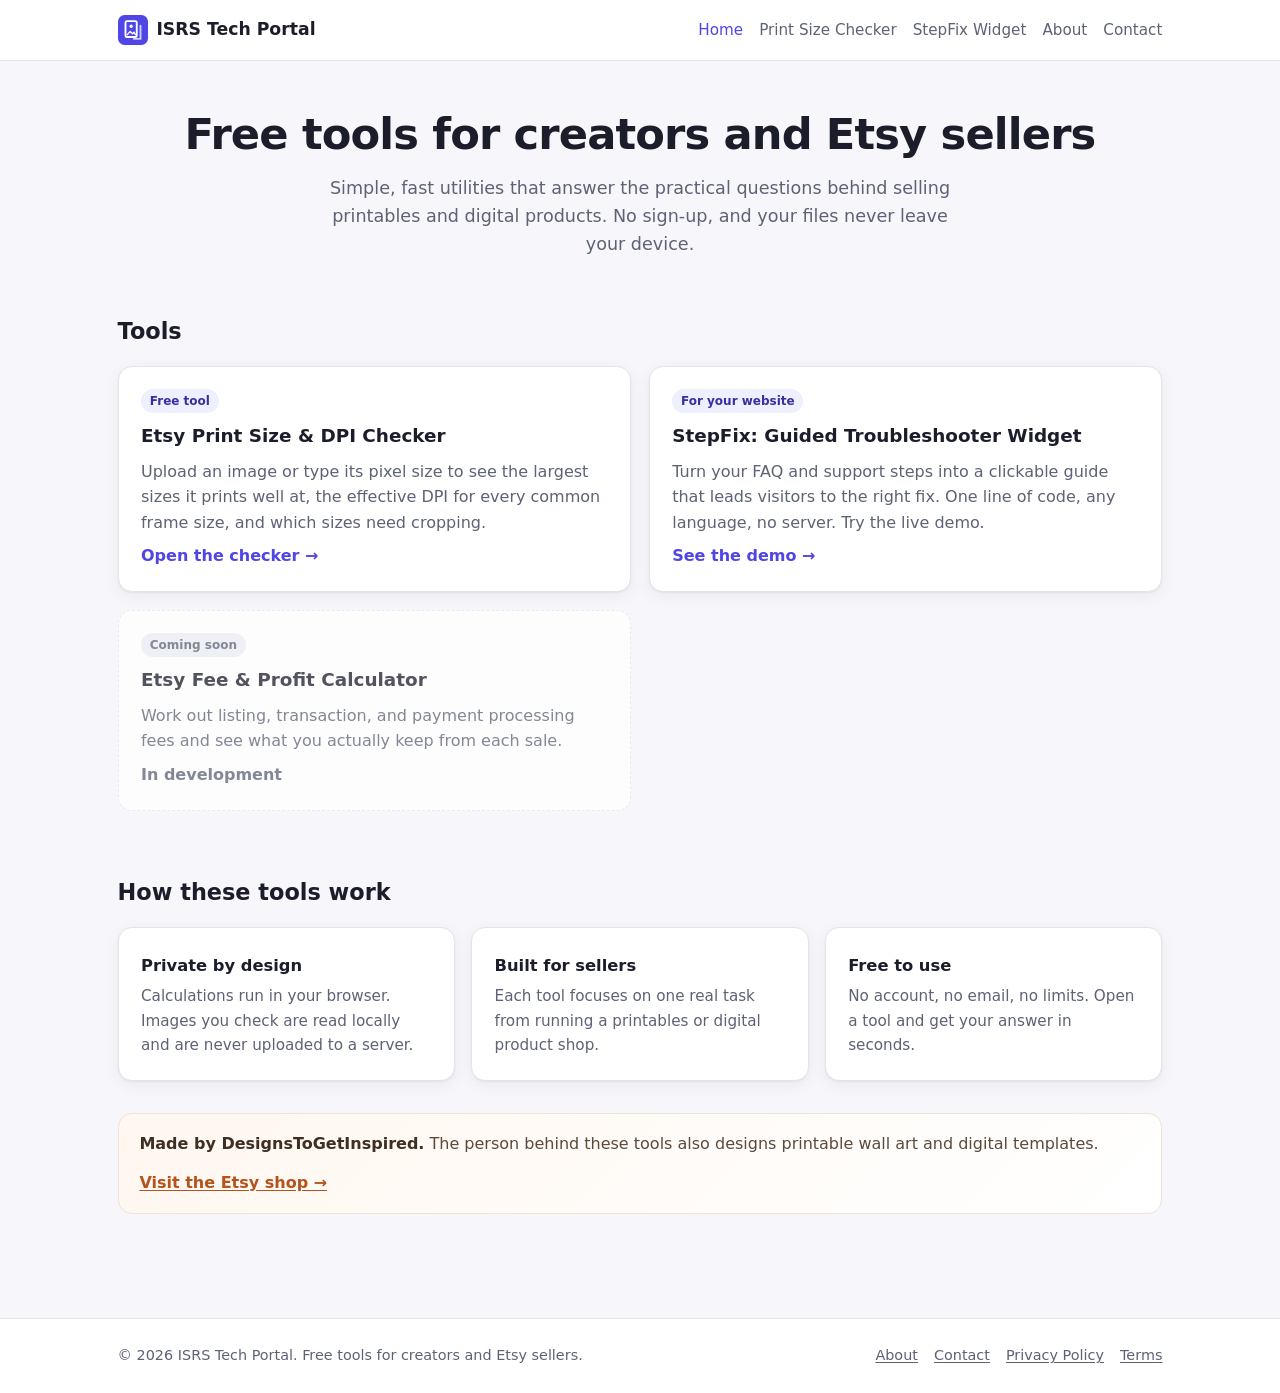
<file: index.html>
<!doctype html>
<html lang="en">
<head>
  <meta charset="utf-8">
  <meta name="viewport" content="width=device-width, initial-scale=1">
  <title>ISRS Tech Portal | Free Online Tools for Creators and Etsy Sellers</title>
  <meta name="description" content="Free, private, browser-based tools for creators and Etsy sellers. Check if your digital art is big enough to print, with more seller tools on the way.">
  <meta name="robots" content="index, follow">
  <link rel="canonical" href="https://isrstechportal.onrender.com/">
  <meta property="og:url" content="https://isrstechportal.onrender.com/">
  <meta property="og:type" content="website">
  <meta property="og:site_name" content="ISRS Tech Portal">
  <meta property="og:title" content="ISRS Tech Portal | Free Online Tools for Creators and Etsy Sellers">
  <meta property="og:description" content="Free, private, browser-based tools for creators and Etsy sellers. Check if your digital art is big enough to print, with more seller tools on the way.">
  <meta property="og:image" content="https://isrstechportal.onrender.com/assets/img/og-image.png">
  <meta property="og:image:width" content="1200">
  <meta property="og:image:height" content="630">
  <meta name="twitter:card" content="summary_large_image">
  <meta name="theme-color" content="#4f46e5">
  <link rel="icon" href="/favicon.svg" type="image/svg+xml">
  <link rel="stylesheet" href="/assets/css/style.css">
  <script type="application/ld+json">{"@context": "https://schema.org", "@type": "WebSite", "name": "ISRS Tech Portal", "url": "https://isrstechportal.onrender.com/", "description": "Free online tools for creators and Etsy sellers."}</script>
</head>
<body>
<a class="skip-link" href="#main">Skip to content</a>
<header class="site-header">
  <div class="container">
    <a class="logo" href="/"><svg viewBox="0 0 64 64" aria-hidden="true"><rect width="64" height="64" rx="14" fill="#4f46e5"/><rect x="16" y="13" width="24" height="34" rx="3" fill="none" stroke="#fff" stroke-width="4"/><path d="M34 51h14V23" fill="none" stroke="#c7d2fe" stroke-width="4" stroke-linecap="round" stroke-linejoin="round"/><circle cx="28" cy="24" r="3.5" fill="#fff"/><path d="M19 43l7-8 5 5 3-3 4 6" fill="none" stroke="#fff" stroke-width="3" stroke-linejoin="round"/></svg><span>ISRS Tech Portal</span></a>
    <nav class="nav" aria-label="Main">
<a href="/" aria-current="page">Home</a>
<a href="/tools/etsy-print-size-checker/">Print Size Checker</a>
<a href="/tools/troubleshooter-widget/">StepFix Widget</a>
<a href="/about/">About</a>
<a href="/contact/">Contact</a>
    </nav>
  </div>
</header>
<main id="main">
<section class="hero container">
  <h1>Free tools for creators and Etsy sellers</h1>
  <p>Simple, fast utilities that answer the practical questions behind selling printables and digital products. No sign-up, and your files never leave your device.</p>
</section>
<section class="section container" aria-labelledby="tools-h">
  <h2 id="tools-h">Tools</h2>
  <div class="grid">
    <a class="card tool-card" href="/tools/etsy-print-size-checker/">
      <span class="tag">Free tool</span>
      <h3>Etsy Print Size &amp; DPI Checker</h3>
      <p>Upload an image or type its pixel size to see the largest sizes it prints well at, the effective DPI for every common frame size, and which sizes need cropping.</p>
      <span class="cta">Open the checker &rarr;</span>
    </a>
    <a class="card tool-card" href="/tools/troubleshooter-widget/">
      <span class="tag">For your website</span>
      <h3>StepFix: Guided Troubleshooter Widget</h3>
      <p>Turn your FAQ and support steps into a clickable guide that leads visitors to the right fix. One line of code, any language, no server. Try the live demo.</p>
      <span class="cta">See the demo &rarr;</span>
    </a>
    <div class="card tool-card soon" aria-label="Coming soon">
      <span class="tag muted">Coming soon</span>
      <h3>Etsy Fee &amp; Profit Calculator</h3>
      <p>Work out listing, transaction, and payment processing fees and see what you actually keep from each sale.</p>
      <span class="cta" style="color:var(--muted)">In development</span>
    </div>
  </div>
</section>
<section class="section container" aria-labelledby="why-h">
  <h2 id="why-h">How these tools work</h2>
  <div class="features">
    <div class="card"><h3>Private by design</h3><p>Calculations run in your browser. Images you check are read locally and are never uploaded to a server.</p></div>
    <div class="card"><h3>Built for sellers</h3><p>Each tool focuses on one real task from running a printables or digital product shop.</p></div>
    <div class="card"><h3>Free to use</h3><p>No account, no email, no limits. Open a tool and get your answer in seconds.</p></div>
  </div>
  <aside class="promo" aria-label="From the maker">
  <p><strong>Made by DesignsToGetInspired.</strong> The person behind these tools also designs printable wall art and digital templates.</p>
  <a href="https://designstogetinspired.etsy.com" rel="noopener" target="_blank">Visit the Etsy shop &rarr;</a>
</aside>
</section>
</main>
<footer class="site-footer">
  <div class="container">
    <span>&copy; 2026 ISRS Tech Portal. Free tools for creators and Etsy sellers.</span>
    <nav aria-label="Footer">
      <a href="/about/">About</a><a href="/contact/">Contact</a><a href="/privacy-policy/">Privacy Policy</a><a href="/terms/">Terms</a>
    </nav>
  </div>
</footer>
</body>
</html>
</file>
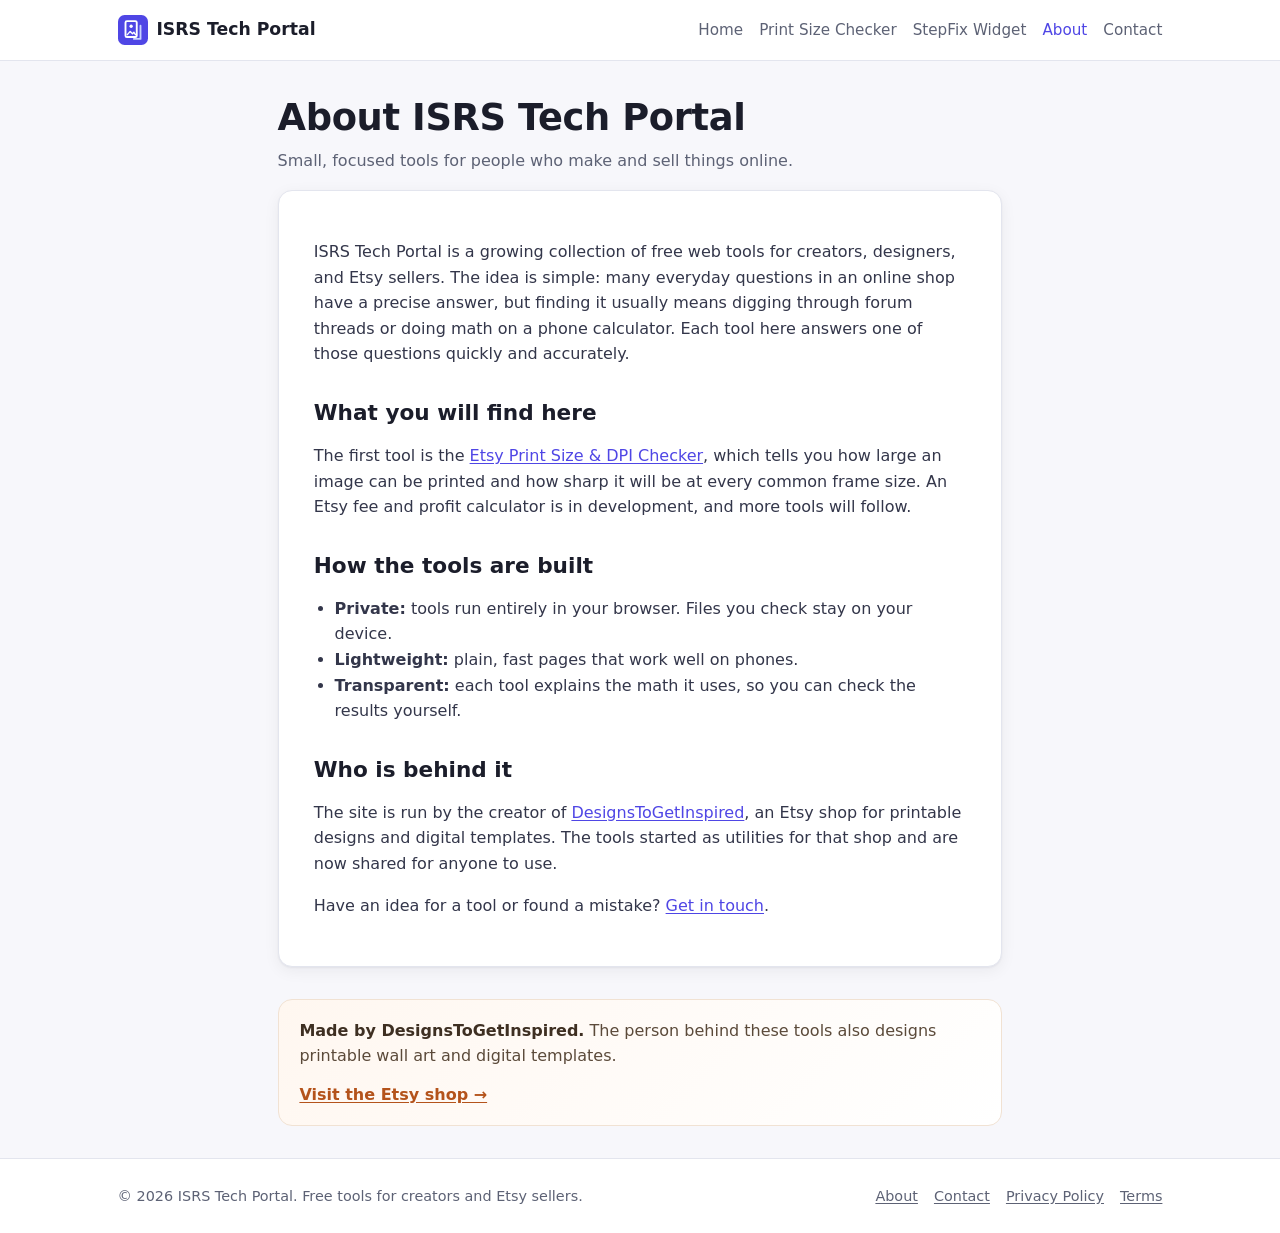
<file: about/index.html>
<!doctype html>
<html lang="en">
<head>
  <meta charset="utf-8">
  <meta name="viewport" content="width=device-width, initial-scale=1">
  <title>About ISRS Tech Portal</title>
  <meta name="description" content="ISRS Tech Portal builds free, privacy-friendly online tools for creators and Etsy sellers, starting with a print size and DPI checker for digital wall art.">
  <meta name="robots" content="index, follow">
  <link rel="canonical" href="https://isrstechportal.onrender.com/about/">
  <meta property="og:url" content="https://isrstechportal.onrender.com/about/">
  <meta property="og:type" content="website">
  <meta property="og:site_name" content="ISRS Tech Portal">
  <meta property="og:title" content="About ISRS Tech Portal">
  <meta property="og:description" content="ISRS Tech Portal builds free, privacy-friendly online tools for creators and Etsy sellers, starting with a print size and DPI checker for digital wall art.">
  <meta property="og:image" content="https://isrstechportal.onrender.com/assets/img/og-image.png">
  <meta property="og:image:width" content="1200">
  <meta property="og:image:height" content="630">
  <meta name="twitter:card" content="summary_large_image">
  <meta name="theme-color" content="#4f46e5">
  <link rel="icon" href="/favicon.svg" type="image/svg+xml">
  <link rel="stylesheet" href="/assets/css/style.css">
</head>
<body>
<a class="skip-link" href="#main">Skip to content</a>
<header class="site-header">
  <div class="container">
    <a class="logo" href="/"><svg viewBox="0 0 64 64" aria-hidden="true"><rect width="64" height="64" rx="14" fill="#4f46e5"/><rect x="16" y="13" width="24" height="34" rx="3" fill="none" stroke="#fff" stroke-width="4"/><path d="M34 51h14V23" fill="none" stroke="#c7d2fe" stroke-width="4" stroke-linecap="round" stroke-linejoin="round"/><circle cx="28" cy="24" r="3.5" fill="#fff"/><path d="M19 43l7-8 5 5 3-3 4 6" fill="none" stroke="#fff" stroke-width="3" stroke-linejoin="round"/></svg><span>ISRS Tech Portal</span></a>
    <nav class="nav" aria-label="Main">
<a href="/">Home</a>
<a href="/tools/etsy-print-size-checker/">Print Size Checker</a>
<a href="/tools/troubleshooter-widget/">StepFix Widget</a>
<a href="/about/" aria-current="page">About</a>
<a href="/contact/">Contact</a>
    </nav>
  </div>
</header>
<main id="main">
<div class="container narrow">
<div class="page-head"><h1>About ISRS Tech Portal</h1><p>Small, focused tools for people who make and sell things online.</p></div>
<div class="prose">
<p>ISRS Tech Portal is a growing collection of free web tools for creators, designers, and Etsy sellers. The idea is simple: many everyday questions in an online shop have a precise answer, but finding it usually means digging through forum threads or doing math on a phone calculator. Each tool here answers one of those questions quickly and accurately.</p>
<h2>What you will find here</h2>
<p>The first tool is the <a href="/tools/etsy-print-size-checker/">Etsy Print Size &amp; DPI Checker</a>, which tells you how large an image can be printed and how sharp it will be at every common frame size. An Etsy fee and profit calculator is in development, and more tools will follow.</p>
<h2>How the tools are built</h2>
<ul>
<li><strong>Private:</strong> tools run entirely in your browser. Files you check stay on your device.</li>
<li><strong>Lightweight:</strong> plain, fast pages that work well on phones.</li>
<li><strong>Transparent:</strong> each tool explains the math it uses, so you can check the results yourself.</li>
</ul>
<h2>Who is behind it</h2>
<p>The site is run by the creator of <a href="https://designstogetinspired.etsy.com" rel="noopener" target="_blank">DesignsToGetInspired</a>, an Etsy shop for printable designs and digital templates. The tools started as utilities for that shop and are now shared for anyone to use.</p>
<p>Have an idea for a tool or found a mistake? <a href="/contact/">Get in touch</a>.</p>
</div>
<aside class="promo" aria-label="From the maker">
  <p><strong>Made by DesignsToGetInspired.</strong> The person behind these tools also designs printable wall art and digital templates.</p>
  <a href="https://designstogetinspired.etsy.com" rel="noopener" target="_blank">Visit the Etsy shop &rarr;</a>
</aside>
</div>
</main>
<footer class="site-footer">
  <div class="container">
    <span>&copy; 2026 ISRS Tech Portal. Free tools for creators and Etsy sellers.</span>
    <nav aria-label="Footer">
      <a href="/about/">About</a><a href="/contact/">Contact</a><a href="/privacy-policy/">Privacy Policy</a><a href="/terms/">Terms</a>
    </nav>
  </div>
</footer>
</body>
</html>
</file>
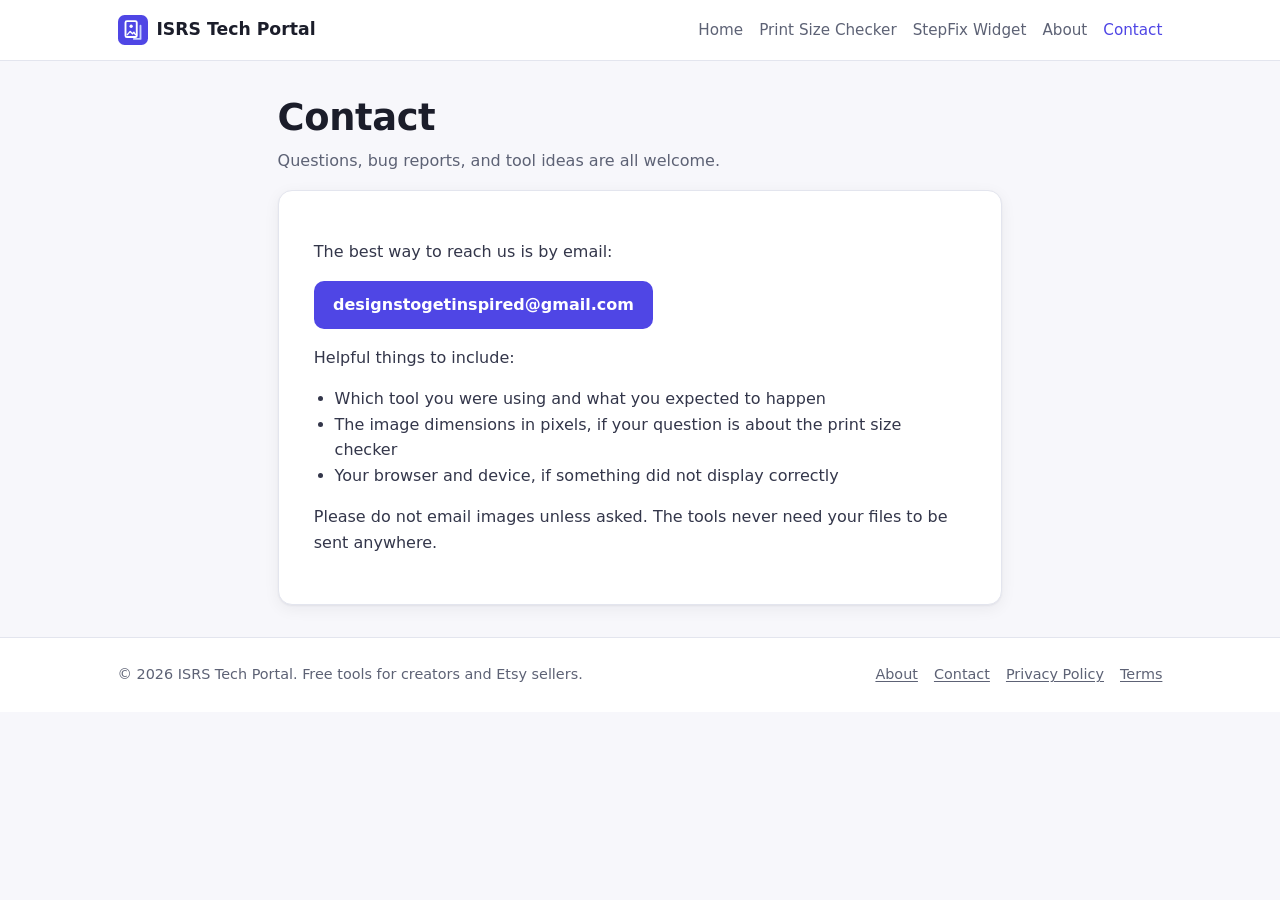
<file: contact/index.html>
<!doctype html>
<html lang="en">
<head>
  <meta charset="utf-8">
  <meta name="viewport" content="width=device-width, initial-scale=1">
  <title>Contact | ISRS Tech Portal</title>
  <meta name="description" content="Contact ISRS Tech Portal with questions, bug reports, or ideas for new free tools for creators and Etsy sellers.">
  <meta name="robots" content="index, follow">
  <link rel="canonical" href="https://isrstechportal.onrender.com/contact/">
  <meta property="og:url" content="https://isrstechportal.onrender.com/contact/">
  <meta property="og:type" content="website">
  <meta property="og:site_name" content="ISRS Tech Portal">
  <meta property="og:title" content="Contact | ISRS Tech Portal">
  <meta property="og:description" content="Contact ISRS Tech Portal with questions, bug reports, or ideas for new free tools for creators and Etsy sellers.">
  <meta property="og:image" content="https://isrstechportal.onrender.com/assets/img/og-image.png">
  <meta property="og:image:width" content="1200">
  <meta property="og:image:height" content="630">
  <meta name="twitter:card" content="summary_large_image">
  <meta name="theme-color" content="#4f46e5">
  <link rel="icon" href="/favicon.svg" type="image/svg+xml">
  <link rel="stylesheet" href="/assets/css/style.css">
</head>
<body>
<a class="skip-link" href="#main">Skip to content</a>
<header class="site-header">
  <div class="container">
    <a class="logo" href="/"><svg viewBox="0 0 64 64" aria-hidden="true"><rect width="64" height="64" rx="14" fill="#4f46e5"/><rect x="16" y="13" width="24" height="34" rx="3" fill="none" stroke="#fff" stroke-width="4"/><path d="M34 51h14V23" fill="none" stroke="#c7d2fe" stroke-width="4" stroke-linecap="round" stroke-linejoin="round"/><circle cx="28" cy="24" r="3.5" fill="#fff"/><path d="M19 43l7-8 5 5 3-3 4 6" fill="none" stroke="#fff" stroke-width="3" stroke-linejoin="round"/></svg><span>ISRS Tech Portal</span></a>
    <nav class="nav" aria-label="Main">
<a href="/">Home</a>
<a href="/tools/etsy-print-size-checker/">Print Size Checker</a>
<a href="/tools/troubleshooter-widget/">StepFix Widget</a>
<a href="/about/">About</a>
<a href="/contact/" aria-current="page">Contact</a>
    </nav>
  </div>
</header>
<main id="main">
<div class="container narrow">
<div class="page-head"><h1>Contact</h1><p>Questions, bug reports, and tool ideas are all welcome.</p></div>
<div class="prose">
<p>The best way to reach us is by email:</p>
<p><a class="btn" href="mailto:designstogetinspired@gmail.com">designstogetinspired@gmail.com</a></p>
<p>Helpful things to include:</p>
<ul>
<li>Which tool you were using and what you expected to happen</li>
<li>The image dimensions in pixels, if your question is about the print size checker</li>
<li>Your browser and device, if something did not display correctly</li>
</ul>
<p>Please do not email images unless asked. The tools never need your files to be sent anywhere.</p>
</div>
</div>
</main>
<footer class="site-footer">
  <div class="container">
    <span>&copy; 2026 ISRS Tech Portal. Free tools for creators and Etsy sellers.</span>
    <nav aria-label="Footer">
      <a href="/about/">About</a><a href="/contact/">Contact</a><a href="/privacy-policy/">Privacy Policy</a><a href="/terms/">Terms</a>
    </nav>
  </div>
</footer>
</body>
</html>
</file>
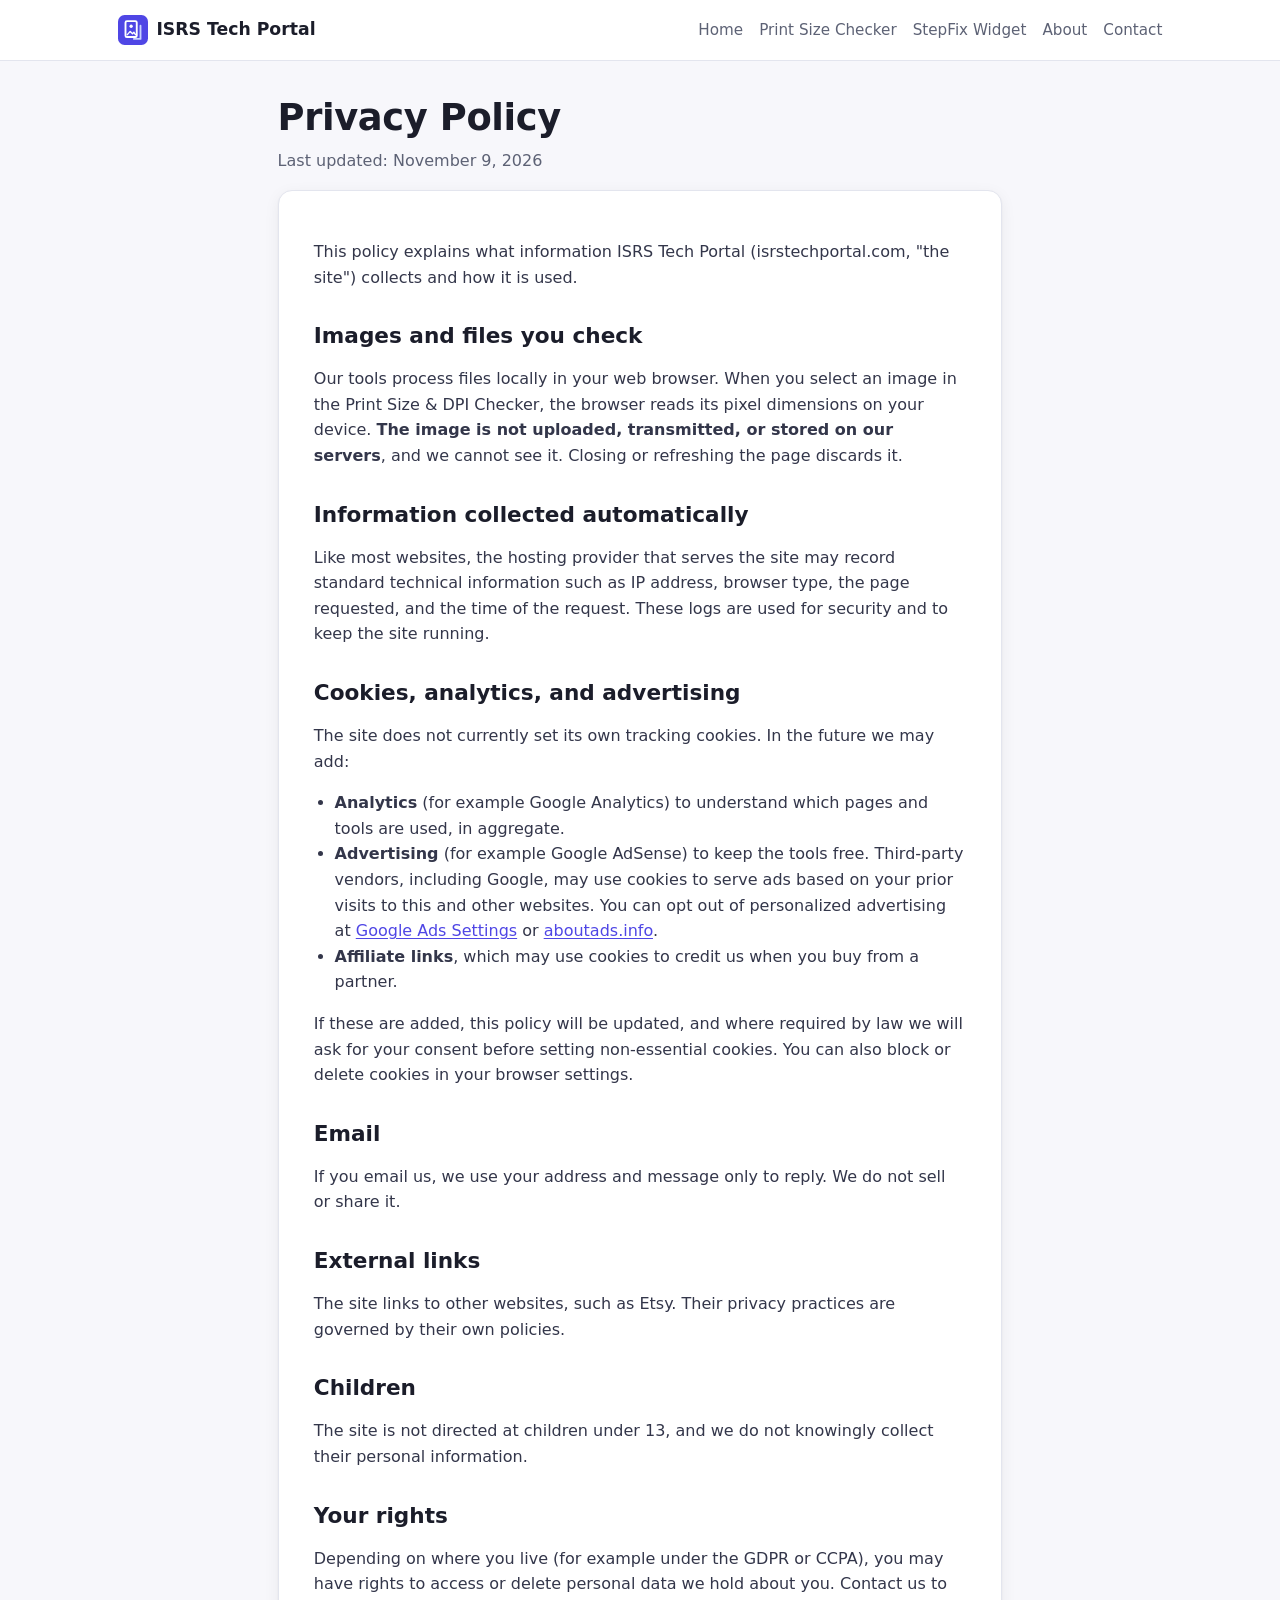
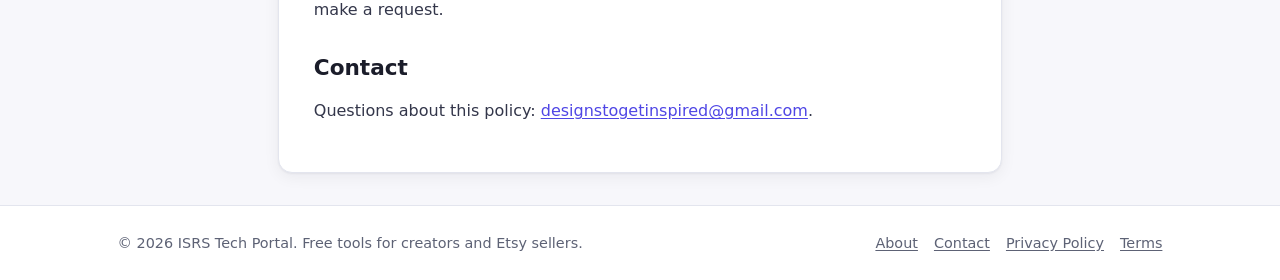
<file: privacy-policy/index.html>
<!doctype html>
<html lang="en">
<head>
  <meta charset="utf-8">
  <meta name="viewport" content="width=device-width, initial-scale=1">
  <title>Privacy Policy | ISRS Tech Portal</title>
  <meta name="description" content="How ISRS Tech Portal handles your data: images are processed in your browser and never uploaded. Learn about cookies, analytics, and future advertising.">
  <meta name="robots" content="index, follow">
  <link rel="canonical" href="https://isrstechportal.onrender.com/privacy-policy/">
  <meta property="og:url" content="https://isrstechportal.onrender.com/privacy-policy/">
  <meta property="og:type" content="website">
  <meta property="og:site_name" content="ISRS Tech Portal">
  <meta property="og:title" content="Privacy Policy | ISRS Tech Portal">
  <meta property="og:description" content="How ISRS Tech Portal handles your data: images are processed in your browser and never uploaded. Learn about cookies, analytics, and future advertising.">
  <meta property="og:image" content="https://isrstechportal.onrender.com/assets/img/og-image.png">
  <meta property="og:image:width" content="1200">
  <meta property="og:image:height" content="630">
  <meta name="twitter:card" content="summary_large_image">
  <meta name="theme-color" content="#4f46e5">
  <link rel="icon" href="/favicon.svg" type="image/svg+xml">
  <link rel="stylesheet" href="/assets/css/style.css">
</head>
<body>
<a class="skip-link" href="#main">Skip to content</a>
<header class="site-header">
  <div class="container">
    <a class="logo" href="/"><svg viewBox="0 0 64 64" aria-hidden="true"><rect width="64" height="64" rx="14" fill="#4f46e5"/><rect x="16" y="13" width="24" height="34" rx="3" fill="none" stroke="#fff" stroke-width="4"/><path d="M34 51h14V23" fill="none" stroke="#c7d2fe" stroke-width="4" stroke-linecap="round" stroke-linejoin="round"/><circle cx="28" cy="24" r="3.5" fill="#fff"/><path d="M19 43l7-8 5 5 3-3 4 6" fill="none" stroke="#fff" stroke-width="3" stroke-linejoin="round"/></svg><span>ISRS Tech Portal</span></a>
    <nav class="nav" aria-label="Main">
<a href="/">Home</a>
<a href="/tools/etsy-print-size-checker/">Print Size Checker</a>
<a href="/tools/troubleshooter-widget/">StepFix Widget</a>
<a href="/about/">About</a>
<a href="/contact/">Contact</a>
    </nav>
  </div>
</header>
<main id="main">
<div class="container narrow">
<div class="page-head"><h1>Privacy Policy</h1><p>Last updated: November 9, 2026</p></div>
<div class="prose">
<p>This policy explains what information ISRS Tech Portal (isrstechportal.com, "the site") collects and how it is used.</p>
<h2>Images and files you check</h2>
<p>Our tools process files locally in your web browser. When you select an image in the Print Size &amp; DPI Checker, the browser reads its pixel dimensions on your device. <strong>The image is not uploaded, transmitted, or stored on our servers</strong>, and we cannot see it. Closing or refreshing the page discards it.</p>
<h2>Information collected automatically</h2>
<p>Like most websites, the hosting provider that serves the site may record standard technical information such as IP address, browser type, the page requested, and the time of the request. These logs are used for security and to keep the site running.</p>
<h2>Cookies, analytics, and advertising</h2>
<p>The site does not currently set its own tracking cookies. In the future we may add:</p>
<ul>
<li><strong>Analytics</strong> (for example Google Analytics) to understand which pages and tools are used, in aggregate.</li>
<li><strong>Advertising</strong> (for example Google AdSense) to keep the tools free. Third-party vendors, including Google, may use cookies to serve ads based on your prior visits to this and other websites. You can opt out of personalized advertising at <a href="https://adssettings.google.com" rel="noopener" target="_blank">Google Ads Settings</a> or <a href="https://www.aboutads.info" rel="noopener" target="_blank">aboutads.info</a>.</li>
<li><strong>Affiliate links</strong>, which may use cookies to credit us when you buy from a partner.</li>
</ul>
<p>If these are added, this policy will be updated, and where required by law we will ask for your consent before setting non-essential cookies. You can also block or delete cookies in your browser settings.</p>
<h2>Email</h2>
<p>If you email us, we use your address and message only to reply. We do not sell or share it.</p>
<h2>External links</h2>
<p>The site links to other websites, such as Etsy. Their privacy practices are governed by their own policies.</p>
<h2>Children</h2>
<p>The site is not directed at children under 13, and we do not knowingly collect their personal information.</p>
<h2>Your rights</h2>
<p>Depending on where you live (for example under the GDPR or CCPA), you may have rights to access or delete personal data we hold about you. Contact us to make a request.</p>
<h2>Contact</h2>
<p>Questions about this policy: <a href="mailto:designstogetinspired@gmail.com">designstogetinspired@gmail.com</a>.</p>
</div>
</div>
</main>
<footer class="site-footer">
  <div class="container">
    <span>&copy; 2026 ISRS Tech Portal. Free tools for creators and Etsy sellers.</span>
    <nav aria-label="Footer">
      <a href="/about/">About</a><a href="/contact/">Contact</a><a href="/privacy-policy/">Privacy Policy</a><a href="/terms/">Terms</a>
    </nav>
  </div>
</footer>
</body>
</html>
</file>
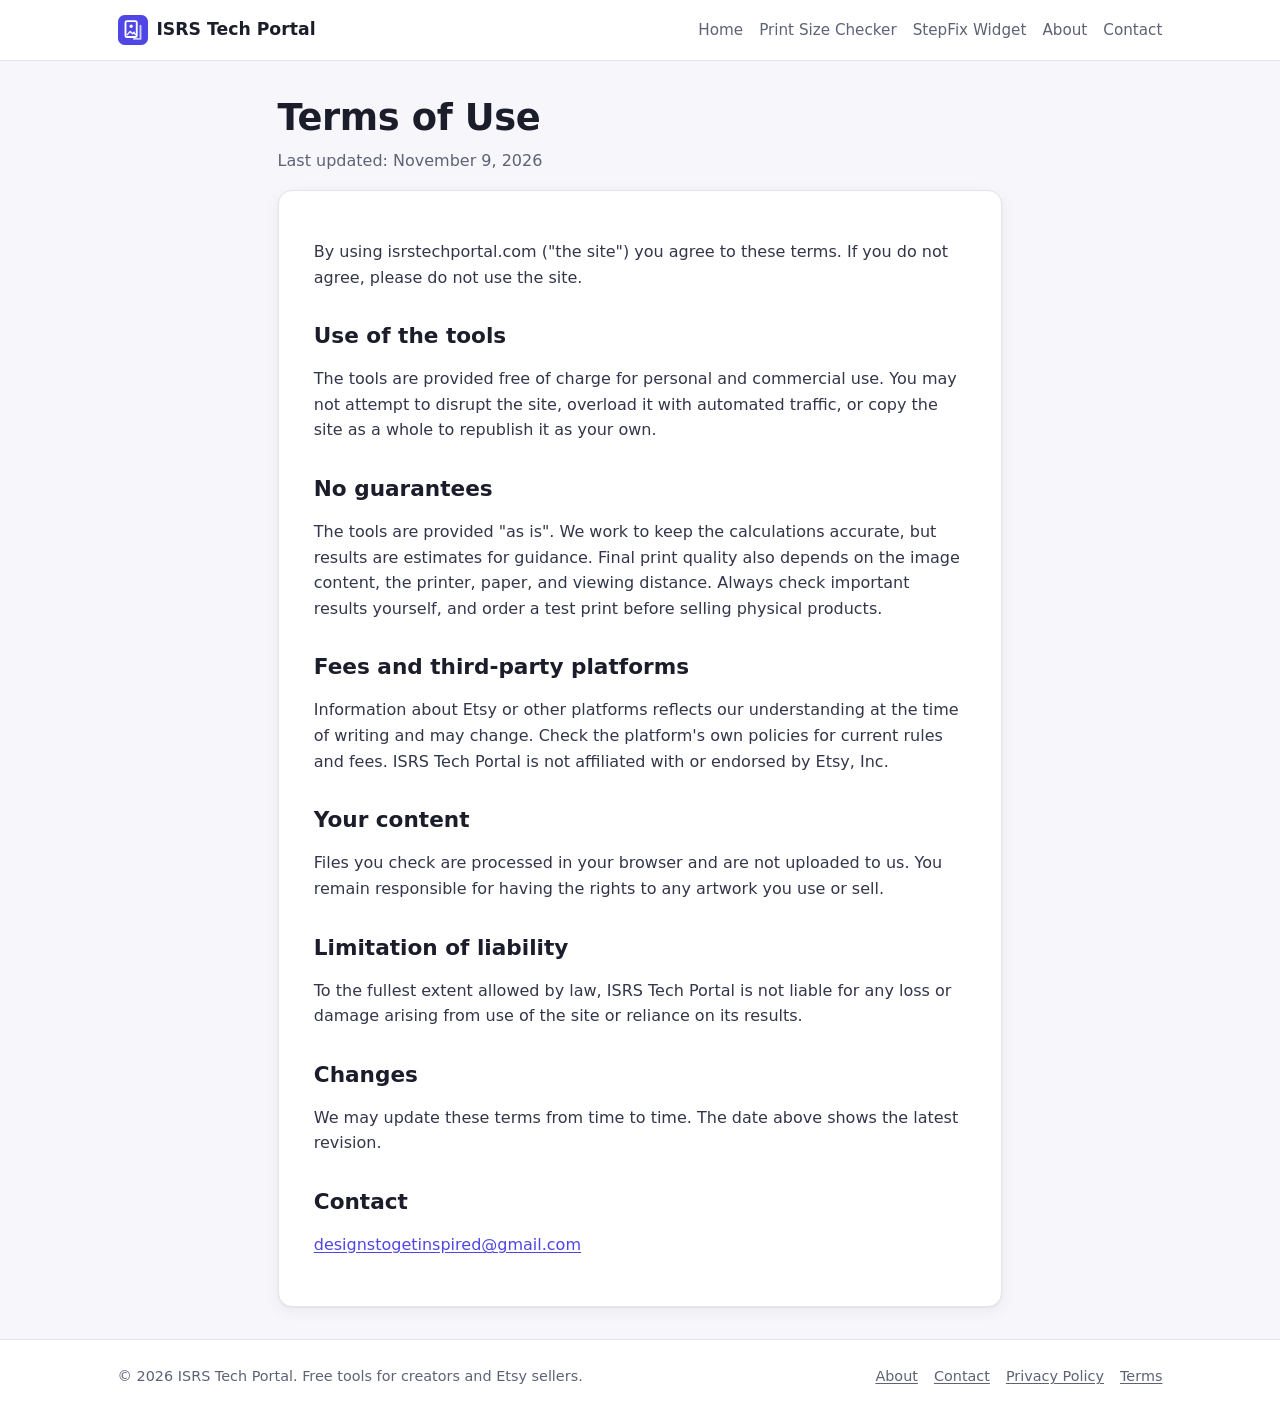
<file: terms/index.html>
<!doctype html>
<html lang="en">
<head>
  <meta charset="utf-8">
  <meta name="viewport" content="width=device-width, initial-scale=1">
  <title>Terms of Use | ISRS Tech Portal</title>
  <meta name="description" content="Terms of use for ISRS Tech Portal free online tools, including disclaimers about calculation results and print quality.">
  <meta name="robots" content="index, follow">
  <link rel="canonical" href="https://isrstechportal.onrender.com/terms/">
  <meta property="og:url" content="https://isrstechportal.onrender.com/terms/">
  <meta property="og:type" content="website">
  <meta property="og:site_name" content="ISRS Tech Portal">
  <meta property="og:title" content="Terms of Use | ISRS Tech Portal">
  <meta property="og:description" content="Terms of use for ISRS Tech Portal free online tools, including disclaimers about calculation results and print quality.">
  <meta property="og:image" content="https://isrstechportal.onrender.com/assets/img/og-image.png">
  <meta property="og:image:width" content="1200">
  <meta property="og:image:height" content="630">
  <meta name="twitter:card" content="summary_large_image">
  <meta name="theme-color" content="#4f46e5">
  <link rel="icon" href="/favicon.svg" type="image/svg+xml">
  <link rel="stylesheet" href="/assets/css/style.css">
</head>
<body>
<a class="skip-link" href="#main">Skip to content</a>
<header class="site-header">
  <div class="container">
    <a class="logo" href="/"><svg viewBox="0 0 64 64" aria-hidden="true"><rect width="64" height="64" rx="14" fill="#4f46e5"/><rect x="16" y="13" width="24" height="34" rx="3" fill="none" stroke="#fff" stroke-width="4"/><path d="M34 51h14V23" fill="none" stroke="#c7d2fe" stroke-width="4" stroke-linecap="round" stroke-linejoin="round"/><circle cx="28" cy="24" r="3.5" fill="#fff"/><path d="M19 43l7-8 5 5 3-3 4 6" fill="none" stroke="#fff" stroke-width="3" stroke-linejoin="round"/></svg><span>ISRS Tech Portal</span></a>
    <nav class="nav" aria-label="Main">
<a href="/">Home</a>
<a href="/tools/etsy-print-size-checker/">Print Size Checker</a>
<a href="/tools/troubleshooter-widget/">StepFix Widget</a>
<a href="/about/">About</a>
<a href="/contact/">Contact</a>
    </nav>
  </div>
</header>
<main id="main">
<div class="container narrow">
<div class="page-head"><h1>Terms of Use</h1><p>Last updated: November 9, 2026</p></div>
<div class="prose">
<p>By using isrstechportal.com ("the site") you agree to these terms. If you do not agree, please do not use the site.</p>
<h2>Use of the tools</h2>
<p>The tools are provided free of charge for personal and commercial use. You may not attempt to disrupt the site, overload it with automated traffic, or copy the site as a whole to republish it as your own.</p>
<h2>No guarantees</h2>
<p>The tools are provided "as is". We work to keep the calculations accurate, but results are estimates for guidance. Final print quality also depends on the image content, the printer, paper, and viewing distance. Always check important results yourself, and order a test print before selling physical products.</p>
<h2>Fees and third-party platforms</h2>
<p>Information about Etsy or other platforms reflects our understanding at the time of writing and may change. Check the platform's own policies for current rules and fees. ISRS Tech Portal is not affiliated with or endorsed by Etsy, Inc.</p>
<h2>Your content</h2>
<p>Files you check are processed in your browser and are not uploaded to us. You remain responsible for having the rights to any artwork you use or sell.</p>
<h2>Limitation of liability</h2>
<p>To the fullest extent allowed by law, ISRS Tech Portal is not liable for any loss or damage arising from use of the site or reliance on its results.</p>
<h2>Changes</h2>
<p>We may update these terms from time to time. The date above shows the latest revision.</p>
<h2>Contact</h2>
<p><a href="mailto:designstogetinspired@gmail.com">designstogetinspired@gmail.com</a></p>
</div>
</div>
</main>
<footer class="site-footer">
  <div class="container">
    <span>&copy; 2026 ISRS Tech Portal. Free tools for creators and Etsy sellers.</span>
    <nav aria-label="Footer">
      <a href="/about/">About</a><a href="/contact/">Contact</a><a href="/privacy-policy/">Privacy Policy</a><a href="/terms/">Terms</a>
    </nav>
  </div>
</footer>
</body>
</html>
</file>
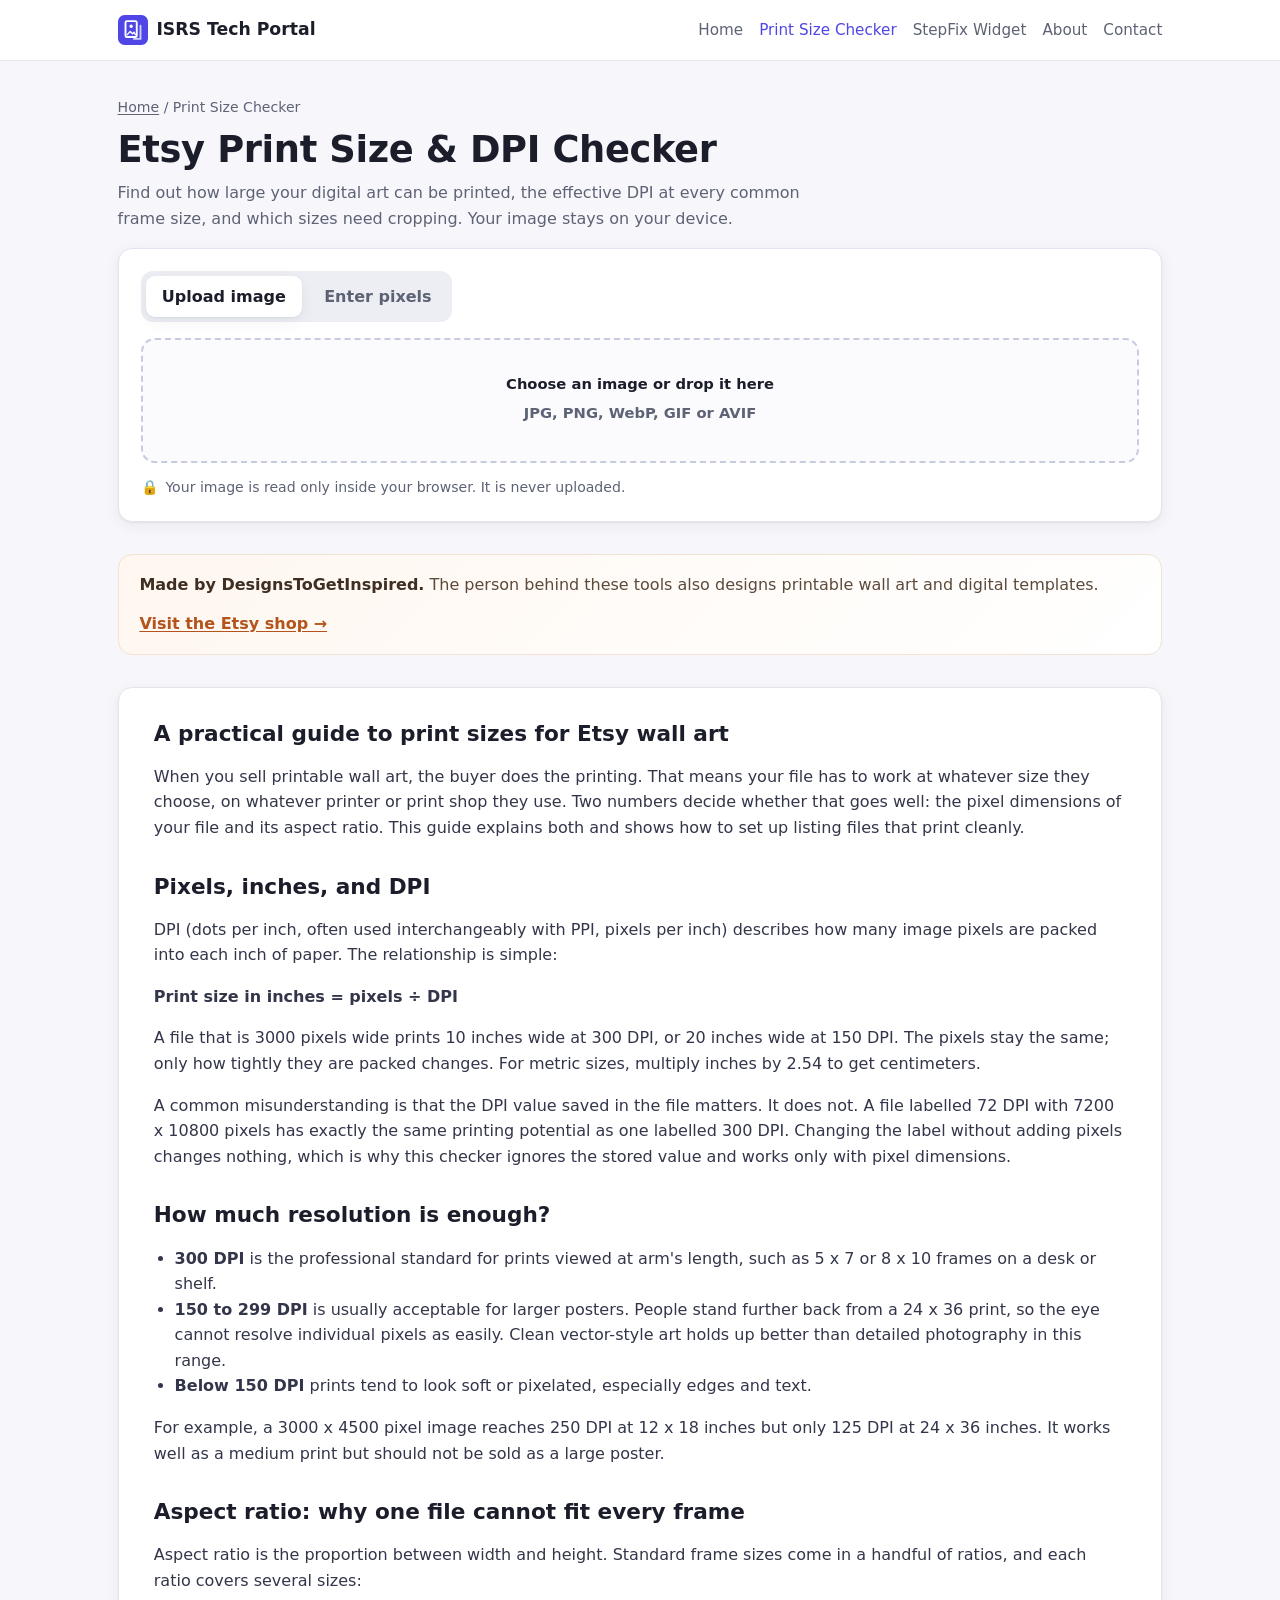
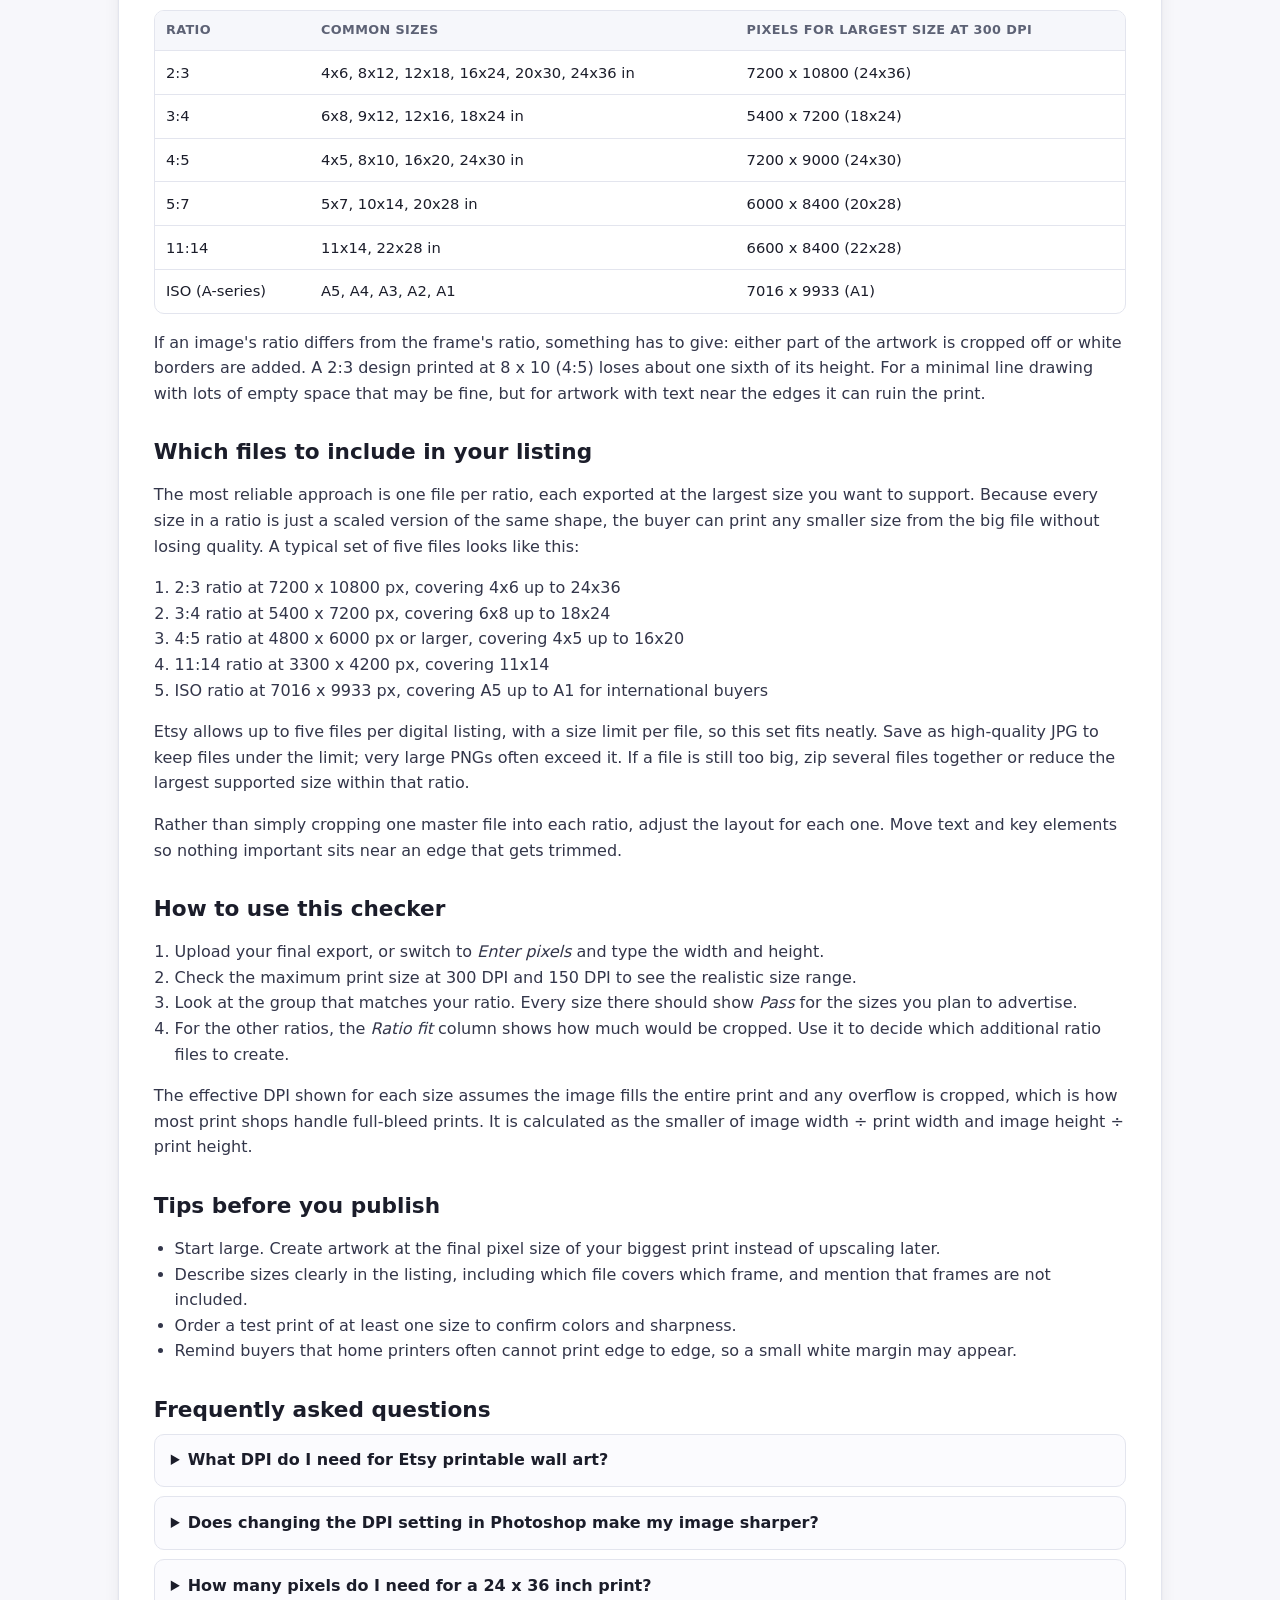
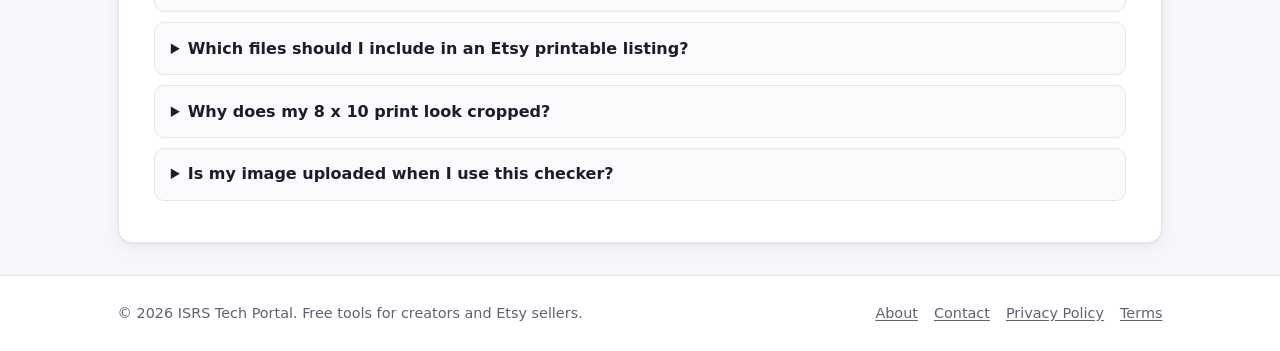
<file: tools/etsy-print-size-checker/index.html>
<!doctype html>
<html lang="en">
<head>
  <meta charset="utf-8">
  <meta name="viewport" content="width=device-width, initial-scale=1">
  <title>Etsy Print Size & DPI Checker: Free Wall Art Resolution Tool</title>
  <meta name="description" content="Free print size checker for Etsy printables. See the max print size at 300 and 150 DPI, effective DPI for 4x6 to 24x36 and A5 to A1, and which sizes need cropping.">
  <meta name="robots" content="index, follow">
  <link rel="canonical" href="https://isrstechportal.onrender.com/tools/etsy-print-size-checker/">
  <meta property="og:url" content="https://isrstechportal.onrender.com/tools/etsy-print-size-checker/">
  <meta property="og:type" content="website">
  <meta property="og:site_name" content="ISRS Tech Portal">
  <meta property="og:title" content="Etsy Print Size & DPI Checker: Free Wall Art Resolution Tool">
  <meta property="og:description" content="Free print size checker for Etsy printables. See the max print size at 300 and 150 DPI, effective DPI for 4x6 to 24x36 and A5 to A1, and which sizes need cropping.">
  <meta property="og:image" content="https://isrstechportal.onrender.com/assets/img/og-image.png">
  <meta property="og:image:width" content="1200">
  <meta property="og:image:height" content="630">
  <meta name="twitter:card" content="summary_large_image">
  <meta name="theme-color" content="#4f46e5">
  <link rel="icon" href="/favicon.svg" type="image/svg+xml">
  <link rel="stylesheet" href="/assets/css/style.css">
  <script type="application/ld+json">{"@context": "https://schema.org", "@type": "WebApplication", "name": "Etsy Print Size & DPI Checker", "url": "https://isrstechportal.onrender.com/tools/etsy-print-size-checker/", "applicationCategory": "UtilitiesApplication", "operatingSystem": "Any", "browserRequirements": "Requires JavaScript. Works in modern browsers.", "description": "Check the maximum print size and effective DPI of an image for common wall art frame sizes, including 2:3, 3:4, 4:5, 11:14 and A-series ratios. Images are processed in the browser and never uploaded.", "isAccessibleForFree": true, "offers": {"@type": "Offer", "price": "0", "priceCurrency": "USD"}, "publisher": {"@type": "Organization", "name": "ISRS Tech Portal", "url": "https://isrstechportal.onrender.com/"}}</script>
  <script type="application/ld+json">{"@context": "https://schema.org", "@type": "FAQPage", "mainEntity": [{"@type": "Question", "name": "What DPI do I need for Etsy printable wall art?", "acceptedAnswer": {"@type": "Answer", "text": "Aim for 300 DPI at the largest size you advertise. That is the standard print shops and home printers expect for sharp results viewed up close. For large posters that are viewed from a distance, 150 to 200 DPI usually still looks good, but anything below 150 DPI is likely to look soft."}}, {"@type": "Question", "name": "Does changing the DPI setting in Photoshop make my image sharper?", "acceptedAnswer": {"@type": "Answer", "text": "No. The DPI value stored in a file is only a label. What matters is the number of pixels. A 2400 x 3000 pixel image prints at 300 DPI on 8 x 10 inches whether its metadata says 72 or 300. To print larger at the same quality you need more pixels, ideally by creating the artwork at a high resolution from the start."}}, {"@type": "Question", "name": "How many pixels do I need for a 24 x 36 inch print?", "acceptedAnswer": {"@type": "Answer", "text": "At 300 DPI you need 7200 x 10800 pixels (24 x 300 by 36 x 300). At 150 DPI you need 3600 x 5400 pixels."}}, {"@type": "Question", "name": "Which files should I include in an Etsy printable listing?", "acceptedAnswer": {"@type": "Answer", "text": "A common setup is one high-resolution file per aspect ratio: 2:3, 3:4, 4:5, 11:14, and ISO (A-series). Each file covers every smaller size in the same ratio, so five files can serve more than twenty frame sizes, which fits within Etsy's limit of five files per digital listing."}}, {"@type": "Question", "name": "Why does my 8 x 10 print look cropped?", "acceptedAnswer": {"@type": "Answer", "text": "8 x 10 is a 4:5 ratio, while many artworks are designed at 2:3 (for example 24 x 36). Printing a 2:3 image at 8 x 10 means part of the image is cut off. Including a separate 4:5 file in your listing avoids this."}}, {"@type": "Question", "name": "Is my image uploaded when I use this checker?", "acceptedAnswer": {"@type": "Answer", "text": "No. The checker reads the image dimensions inside your browser. The file never leaves your device, and nothing is sent to a server."}}]}</script>
  <script type="application/ld+json">{"@context": "https://schema.org", "@type": "BreadcrumbList", "itemListElement": [{"@type": "ListItem", "position": 1, "name": "Home", "item": "https://isrstechportal.onrender.com/"}, {"@type": "ListItem", "position": 2, "name": "Etsy Print Size & DPI Checker", "item": "https://isrstechportal.onrender.com/tools/etsy-print-size-checker/"}]}</script>
  <script src="/assets/js/print-calc.js" defer></script>
  <script src="/assets/js/print-checker.js" defer></script>
</head>
<body>
<a class="skip-link" href="#main">Skip to content</a>
<header class="site-header">
  <div class="container">
    <a class="logo" href="/"><svg viewBox="0 0 64 64" aria-hidden="true"><rect width="64" height="64" rx="14" fill="#4f46e5"/><rect x="16" y="13" width="24" height="34" rx="3" fill="none" stroke="#fff" stroke-width="4"/><path d="M34 51h14V23" fill="none" stroke="#c7d2fe" stroke-width="4" stroke-linecap="round" stroke-linejoin="round"/><circle cx="28" cy="24" r="3.5" fill="#fff"/><path d="M19 43l7-8 5 5 3-3 4 6" fill="none" stroke="#fff" stroke-width="3" stroke-linejoin="round"/></svg><span>ISRS Tech Portal</span></a>
    <nav class="nav" aria-label="Main">
<a href="/">Home</a>
<a href="/tools/etsy-print-size-checker/" aria-current="page">Print Size Checker</a>
<a href="/tools/troubleshooter-widget/">StepFix Widget</a>
<a href="/about/">About</a>
<a href="/contact/">Contact</a>
    </nav>
  </div>
</header>
<main id="main">
<div class="container">
<div class="page-head">
  <div class="breadcrumb"><a href="/">Home</a> / Print Size Checker</div>
  <h1>Etsy Print Size &amp; DPI Checker</h1>
  <p>Find out how large your digital art can be printed, the effective DPI at every common frame size, and which sizes need cropping. Your image stays on your device.</p>
</div>

<section class="card" aria-label="Print size checker">
  <div class="tabs" role="tablist">
    <button class="tab" role="tab" id="tab-upload" aria-controls="panel-upload" aria-selected="true">Upload image</button>
    <button class="tab" role="tab" id="tab-manual" aria-controls="panel-manual" aria-selected="false" tabindex="-1">Enter pixels</button>
  </div>
  <div id="panel-upload" role="tabpanel" aria-labelledby="tab-upload">
    <label for="file-input" class="dropzone" id="dropzone">
      <strong>Choose an image or drop it here</strong>
      <p>JPG, PNG, WebP, GIF or AVIF</p>
    </label>
    <input type="file" id="file-input" accept="image/*" class="hidden">
    <p class="privacy-note"><span aria-hidden="true">&#128274;</span> Your image is read only inside your browser. It is never uploaded.</p>
  </div>
  <div id="panel-manual" role="tabpanel" aria-labelledby="tab-manual" class="hidden">
    <form id="manual-form" class="manual-grid" novalidate>
      <div><label for="px-w">Width (px)</label><input type="number" id="px-w" min="1" step="1" inputmode="numeric" placeholder="e.g. 7200" required></div>
      <div><label for="px-h">Height (px)</label><input type="number" id="px-h" min="1" step="1" inputmode="numeric" placeholder="e.g. 10800" required></div>
      <button type="submit" class="btn">Check sizes</button>
    </form>
  </div>
  <p class="error hidden" id="error" role="alert"></p>

  <div id="results" class="hidden" aria-live="polite">
    <div class="summary">
      <div class="preview" id="preview"><span style="color:var(--muted);font-size:.9rem">No preview</span></div>
      <div class="stats" id="stats"></div>
    </div>
    <div class="legend">
      <span><span class="badge pass">Pass</span> 300+ DPI, sharp up close</span>
      <span><span class="badge warn">Warn</span> 150&ndash;299 DPI, fine at a distance</span>
      <span><span class="badge fail">Fail</span> under 150 DPI, likely soft</span>
    </div>
    <p style="font-size:.88rem;color:var(--muted);margin:0">Effective DPI assumes the image is scaled to fill the whole print, with any extra cropped off. Sizes are rotated to match your image's orientation.</p>
    <div id="groups"></div>
  </div>
</section>

<aside class="promo" aria-label="From the maker">
  <p><strong>Made by DesignsToGetInspired.</strong> The person behind these tools also designs printable wall art and digital templates.</p>
  <a href="https://designstogetinspired.etsy.com" rel="noopener" target="_blank">Visit the Etsy shop &rarr;</a>
</aside>

<article class="prose" id="guide">
<h2>A practical guide to print sizes for Etsy wall art</h2>
<p>When you sell printable wall art, the buyer does the printing. That means your file has to work at whatever size they choose, on whatever printer or print shop they use. Two numbers decide whether that goes well: the pixel dimensions of your file and its aspect ratio. This guide explains both and shows how to set up listing files that print cleanly.</p>

<h2>Pixels, inches, and DPI</h2>
<p>DPI (dots per inch, often used interchangeably with PPI, pixels per inch) describes how many image pixels are packed into each inch of paper. The relationship is simple:</p>
<p><strong>Print size in inches = pixels &divide; DPI</strong></p>
<p>A file that is 3000 pixels wide prints 10 inches wide at 300 DPI, or 20 inches wide at 150 DPI. The pixels stay the same; only how tightly they are packed changes. For metric sizes, multiply inches by 2.54 to get centimeters.</p>
<p>A common misunderstanding is that the DPI value saved in the file matters. It does not. A file labelled 72 DPI with 7200 x 10800 pixels has exactly the same printing potential as one labelled 300 DPI. Changing the label without adding pixels changes nothing, which is why this checker ignores the stored value and works only with pixel dimensions.</p>

<h2>How much resolution is enough?</h2>
<ul>
<li><strong>300 DPI</strong> is the professional standard for prints viewed at arm's length, such as 5 x 7 or 8 x 10 frames on a desk or shelf.</li>
<li><strong>150 to 299 DPI</strong> is usually acceptable for larger posters. People stand further back from a 24 x 36 print, so the eye cannot resolve individual pixels as easily. Clean vector-style art holds up better than detailed photography in this range.</li>
<li><strong>Below 150 DPI</strong> prints tend to look soft or pixelated, especially edges and text.</li>
</ul>
<p>For example, a 3000 x 4500 pixel image reaches 250 DPI at 12 x 18 inches but only 125 DPI at 24 x 36 inches. It works well as a medium print but should not be sold as a large poster.</p>

<h2>Aspect ratio: why one file cannot fit every frame</h2>
<p>Aspect ratio is the proportion between width and height. Standard frame sizes come in a handful of ratios, and each ratio covers several sizes:</p>
<div class="table-wrap"><table>
<thead><tr><th>Ratio</th><th>Common sizes</th><th>Pixels for largest size at 300 DPI</th></tr></thead>
<tbody>
<tr><td>2:3</td><td>4x6, 8x12, 12x18, 16x24, 20x30, 24x36 in</td><td>7200 x 10800 (24x36)</td></tr>
<tr><td>3:4</td><td>6x8, 9x12, 12x16, 18x24 in</td><td>5400 x 7200 (18x24)</td></tr>
<tr><td>4:5</td><td>4x5, 8x10, 16x20, 24x30 in</td><td>7200 x 9000 (24x30)</td></tr>
<tr><td>5:7</td><td>5x7, 10x14, 20x28 in</td><td>6000 x 8400 (20x28)</td></tr>
<tr><td>11:14</td><td>11x14, 22x28 in</td><td>6600 x 8400 (22x28)</td></tr>
<tr><td>ISO (A-series)</td><td>A5, A4, A3, A2, A1</td><td>7016 x 9933 (A1)</td></tr>
</tbody></table></div>
<p>If an image's ratio differs from the frame's ratio, something has to give: either part of the artwork is cropped off or white borders are added. A 2:3 design printed at 8 x 10 (4:5) loses about one sixth of its height. For a minimal line drawing with lots of empty space that may be fine, but for artwork with text near the edges it can ruin the print.</p>

<h2>Which files to include in your listing</h2>
<p>The most reliable approach is one file per ratio, each exported at the largest size you want to support. Because every size in a ratio is just a scaled version of the same shape, the buyer can print any smaller size from the big file without losing quality. A typical set of five files looks like this:</p>
<ol>
<li>2:3 ratio at 7200 x 10800 px, covering 4x6 up to 24x36</li>
<li>3:4 ratio at 5400 x 7200 px, covering 6x8 up to 18x24</li>
<li>4:5 ratio at 4800 x 6000 px or larger, covering 4x5 up to 16x20</li>
<li>11:14 ratio at 3300 x 4200 px, covering 11x14</li>
<li>ISO ratio at 7016 x 9933 px, covering A5 up to A1 for international buyers</li>
</ol>
<p>Etsy allows up to five files per digital listing, with a size limit per file, so this set fits neatly. Save as high-quality JPG to keep files under the limit; very large PNGs often exceed it. If a file is still too big, zip several files together or reduce the largest supported size within that ratio.</p>
<p>Rather than simply cropping one master file into each ratio, adjust the layout for each one. Move text and key elements so nothing important sits near an edge that gets trimmed.</p>

<h2>How to use this checker</h2>
<ol>
<li>Upload your final export, or switch to <em>Enter pixels</em> and type the width and height.</li>
<li>Check the maximum print size at 300 DPI and 150 DPI to see the realistic size range.</li>
<li>Look at the group that matches your ratio. Every size there should show <em>Pass</em> for the sizes you plan to advertise.</li>
<li>For the other ratios, the <em>Ratio fit</em> column shows how much would be cropped. Use it to decide which additional ratio files to create.</li>
</ol>
<p>The effective DPI shown for each size assumes the image fills the entire print and any overflow is cropped, which is how most print shops handle full-bleed prints. It is calculated as the smaller of image width &divide; print width and image height &divide; print height.</p>

<h2>Tips before you publish</h2>
<ul>
<li>Start large. Create artwork at the final pixel size of your biggest print instead of upscaling later.</li>
<li>Describe sizes clearly in the listing, including which file covers which frame, and mention that frames are not included.</li>
<li>Order a test print of at least one size to confirm colors and sharpness.</li>
<li>Remind buyers that home printers often cannot print edge to edge, so a small white margin may appear.</li>
</ul>

<h2 id="faq">Frequently asked questions</h2>
<div class="faq">
<details><summary>What DPI do I need for Etsy printable wall art?</summary><p>Aim for 300 DPI at the largest size you advertise. That is the standard print shops and home printers expect for sharp results viewed up close. For large posters that are viewed from a distance, 150 to 200 DPI usually still looks good, but anything below 150 DPI is likely to look soft.</p></details>
<details><summary>Does changing the DPI setting in Photoshop make my image sharper?</summary><p>No. The DPI value stored in a file is only a label. What matters is the number of pixels. A 2400 x 3000 pixel image prints at 300 DPI on 8 x 10 inches whether its metadata says 72 or 300. To print larger at the same quality you need more pixels, ideally by creating the artwork at a high resolution from the start.</p></details>
<details><summary>How many pixels do I need for a 24 x 36 inch print?</summary><p>At 300 DPI you need 7200 x 10800 pixels (24 x 300 by 36 x 300). At 150 DPI you need 3600 x 5400 pixels.</p></details>
<details><summary>Which files should I include in an Etsy printable listing?</summary><p>A common setup is one high-resolution file per aspect ratio: 2:3, 3:4, 4:5, 11:14, and ISO (A-series). Each file covers every smaller size in the same ratio, so five files can serve more than twenty frame sizes, which fits within Etsy's limit of five files per digital listing.</p></details>
<details><summary>Why does my 8 x 10 print look cropped?</summary><p>8 x 10 is a 4:5 ratio, while many artworks are designed at 2:3 (for example 24 x 36). Printing a 2:3 image at 8 x 10 means part of the image is cut off. Including a separate 4:5 file in your listing avoids this.</p></details>
<details><summary>Is my image uploaded when I use this checker?</summary><p>No. The checker reads the image dimensions inside your browser. The file never leaves your device, and nothing is sent to a server.</p></details>
</div>
</article>
</div>
</main>
<footer class="site-footer">
  <div class="container">
    <span>&copy; 2026 ISRS Tech Portal. Free tools for creators and Etsy sellers.</span>
    <nav aria-label="Footer">
      <a href="/about/">About</a><a href="/contact/">Contact</a><a href="/privacy-policy/">Privacy Policy</a><a href="/terms/">Terms</a>
    </nav>
  </div>
</footer>
</body>
</html>
</file>
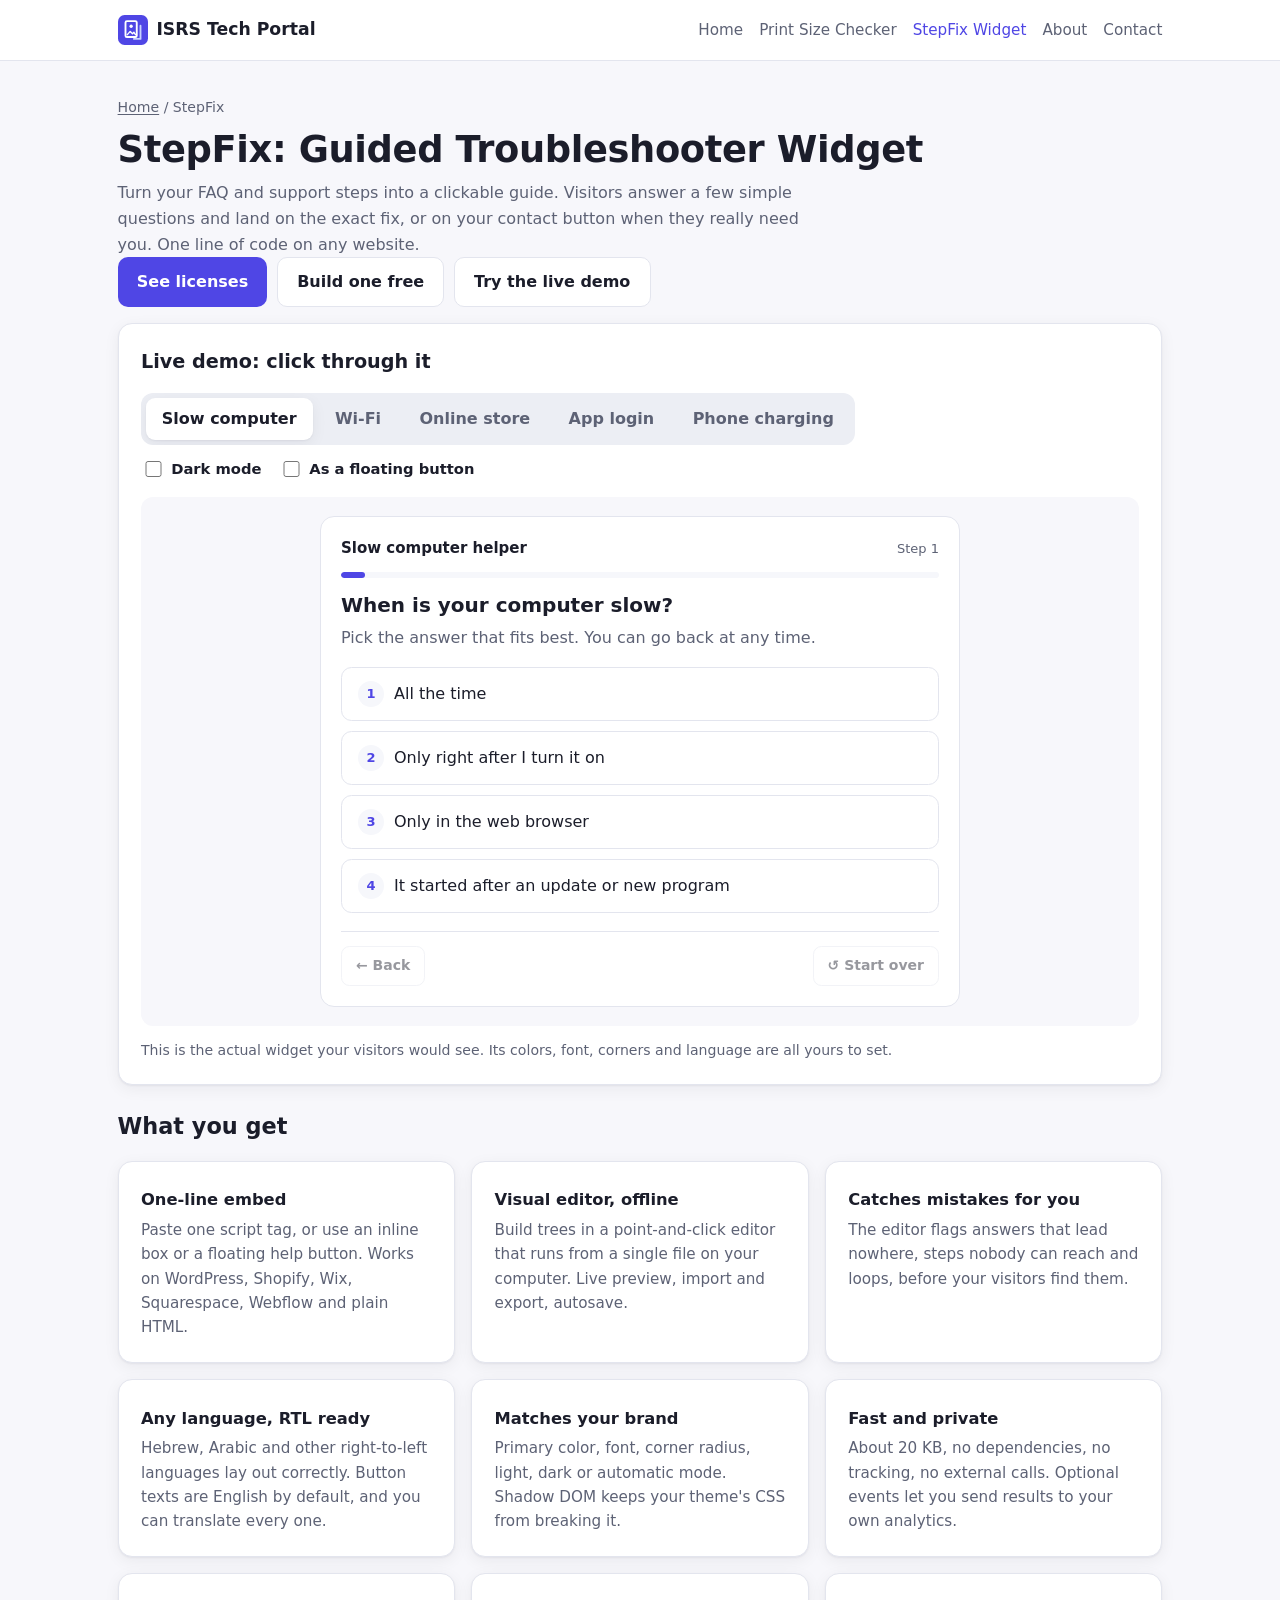
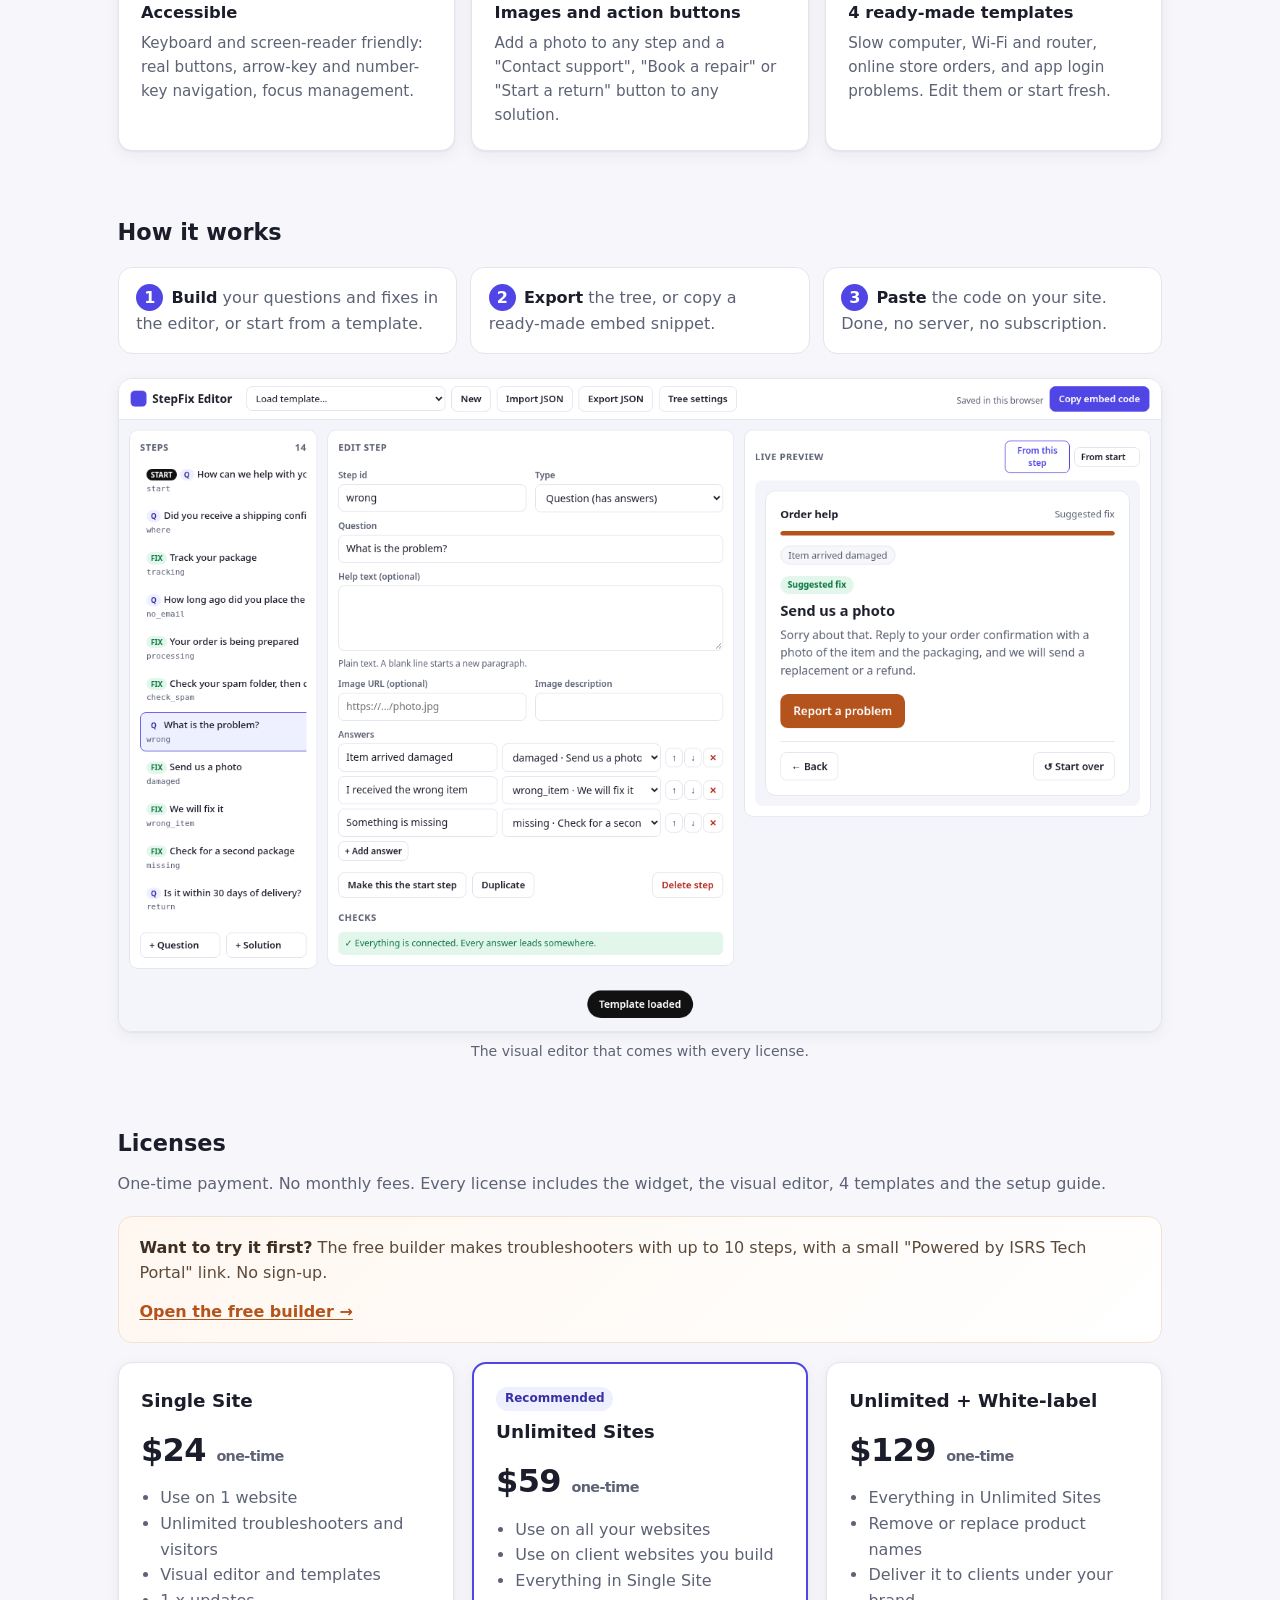
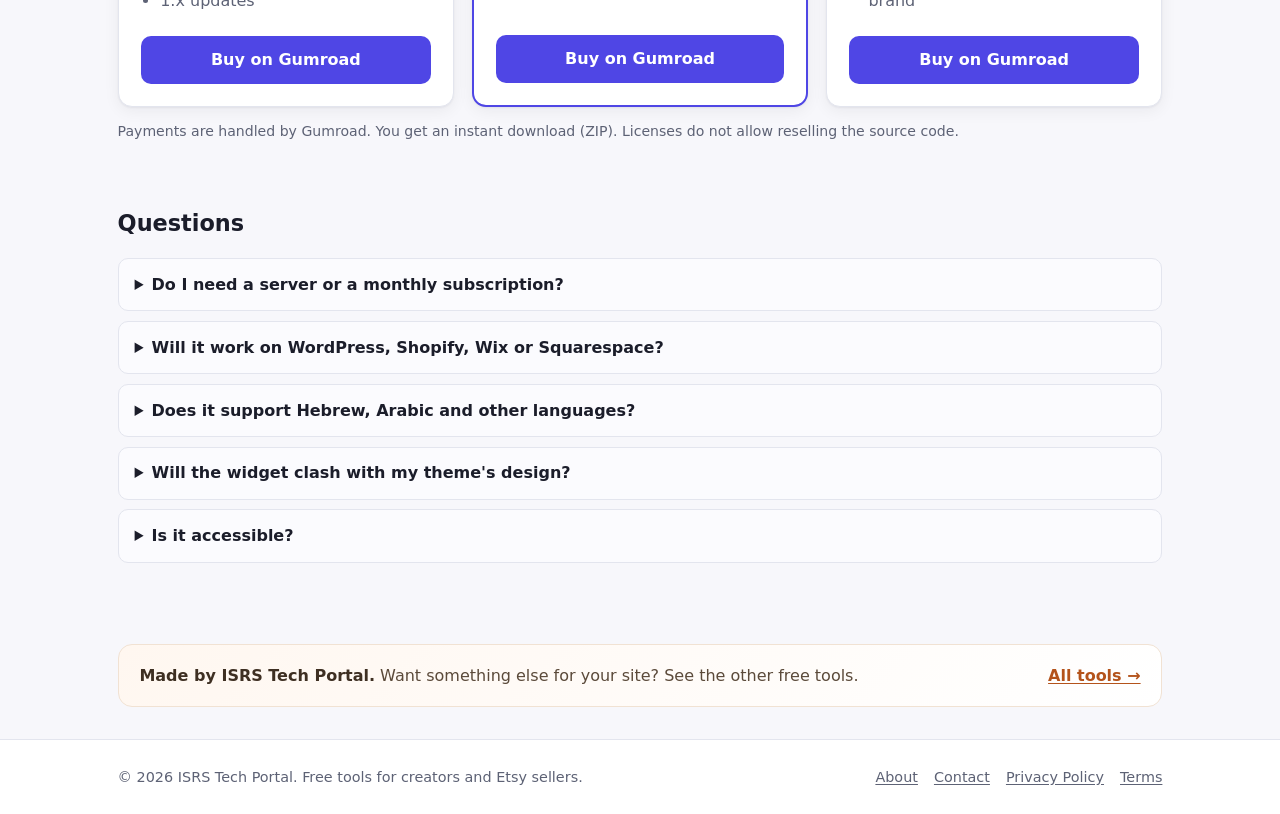
<file: tools/troubleshooter-widget/index.html>
<!doctype html>
<html lang="en">
<head>
  <meta charset="utf-8">
  <meta name="viewport" content="width=device-width, initial-scale=1">
  <title>StepFix: Guided Troubleshooter Widget for Any Website</title>
  <meta name="description" content="An embeddable troubleshooting and FAQ decision-tree widget. Visitors answer a few questions and reach the right fix. One line of code, no server, works in any language including RTL.">
  <meta name="robots" content="index, follow">
  <link rel="canonical" href="https://isrstechportal.onrender.com/tools/troubleshooter-widget/">
  <meta property="og:url" content="https://isrstechportal.onrender.com/tools/troubleshooter-widget/">
  <meta property="og:type" content="product">
  <meta property="og:site_name" content="ISRS Tech Portal">
  <meta property="og:title" content="StepFix: Guided Troubleshooter Widget for Any Website">
  <meta property="og:description" content="An embeddable troubleshooting and FAQ decision-tree widget. Visitors answer a few questions and reach the right fix. One line of code, no server, works in any language including RTL.">
  <meta property="og:image" content="https://isrstechportal.onrender.com/tools/troubleshooter-widget/og-troubleshooter.png">
  <meta property="og:image:width" content="1280">
  <meta property="og:image:height" content="720">
  <meta name="twitter:card" content="summary_large_image">
  <meta name="theme-color" content="#4f46e5">
  <link rel="icon" href="/favicon.svg" type="image/svg+xml">
  <link rel="stylesheet" href="/assets/css/style.css">
  <script type="application/ld+json">{"@context": "https://schema.org", "@type": "SoftwareApplication", "name": "StepFix: Guided Troubleshooter Widget", "url": "https://isrstechportal.onrender.com/tools/troubleshooter-widget/", "offers": {"@type": "AggregateOffer", "priceCurrency": "USD", "lowPrice": "24", "highPrice": "129", "offerCount": "3"}, "applicationCategory": "BusinessApplication", "operatingSystem": "Any (runs in the web browser)", "description": "An embeddable troubleshooting and FAQ decision-tree widget. Visitors answer a few questions and reach the right fix. One line of code, no server, works in any language including RTL.", "softwareVersion": "1.0", "publisher": {"@type": "Organization", "name": "ISRS Tech Portal", "url": "https://isrstechportal.onrender.com/"}}</script>
  <script type="application/ld+json">{"@context": "https://schema.org", "@type": "FAQPage", "mainEntity": [{"@type": "Question", "name": "Do I need a server or a monthly subscription?", "acceptedAnswer": {"@type": "Answer", "text": "No. The widget is a single JavaScript file plus your tree file. You host them with the rest of your site, and there are no monthly fees or accounts."}}, {"@type": "Question", "name": "Will it work on WordPress, Shopify, Wix or Squarespace?", "acceptedAnswer": {"@type": "Answer", "text": "Yes. Anywhere you can paste HTML or custom code. The editor can generate a self-contained snippet that needs no file uploads, which suits site builders that do not let you upload JavaScript files."}}, {"@type": "Question", "name": "Does it support Hebrew, Arabic and other languages?", "acceptedAnswer": {"@type": "Answer", "text": "Yes. Write your questions in any language. Right-to-left layout switches on automatically for RTL languages, and every button text can be translated."}}, {"@type": "Question", "name": "Will the widget clash with my theme's design?", "acceptedAnswer": {"@type": "Answer", "text": "No. It renders inside a Shadow DOM, so your site's CSS does not change it, and it does not change your site. You set its color, font, corner radius and light or dark mode."}}, {"@type": "Question", "name": "Is it accessible?", "acceptedAnswer": {"@type": "Answer", "text": "Answers are real buttons that work with the keyboard, arrow keys and number keys. Focus moves to each new question and screen readers announce it."}}]}</script>
  <script type="application/ld+json">{"@context": "https://schema.org", "@type": "BreadcrumbList", "itemListElement": [{"@type": "ListItem", "position": 1, "name": "Home", "item": "https://isrstechportal.onrender.com/"}, {"@type": "ListItem", "position": 2, "name": "StepFix", "item": "https://isrstechportal.onrender.com/tools/troubleshooter-widget/"}]}</script>
  <script src="/tools/troubleshooter-widget/troubleshooter.min.js" defer></script>
  <script src="/tools/troubleshooter-widget/demo.js" defer></script>
</head>
<body>
<a class="skip-link" href="#main">Skip to content</a>
<header class="site-header">
  <div class="container">
    <a class="logo" href="/"><svg viewBox="0 0 64 64" aria-hidden="true"><rect width="64" height="64" rx="14" fill="#4f46e5"/><rect x="16" y="13" width="24" height="34" rx="3" fill="none" stroke="#fff" stroke-width="4"/><path d="M34 51h14V23" fill="none" stroke="#c7d2fe" stroke-width="4" stroke-linecap="round" stroke-linejoin="round"/><circle cx="28" cy="24" r="3.5" fill="#fff"/><path d="M19 43l7-8 5 5 3-3 4 6" fill="none" stroke="#fff" stroke-width="3" stroke-linejoin="round"/></svg><span>ISRS Tech Portal</span></a>
    <nav class="nav" aria-label="Main">
<a href="/">Home</a>
<a href="/tools/etsy-print-size-checker/">Print Size Checker</a>
<a href="/tools/troubleshooter-widget/" aria-current="page">StepFix Widget</a>
<a href="/about/">About</a>
<a href="/contact/">Contact</a>
    </nav>
  </div>
</header>
<main id="main">
<div class="container">
<div class="page-head">
  <div class="breadcrumb"><a href="/">Home</a> / StepFix</div>
  <h1>StepFix: Guided Troubleshooter Widget</h1>
  <p>Turn your FAQ and support steps into a clickable guide. Visitors answer a few simple questions and land on the exact fix, or on your contact button when they really need you. One line of code on any website.</p>
  <p class="hero-actions"><a class="btn" href="#pricing">See licenses</a> <a class="btn secondary" href="/tools/troubleshooter-widget/builder/">Build one free</a> <a class="btn secondary" href="#demo">Try the live demo</a></p>
</div>

<section class="card demo" id="demo" aria-labelledby="demo-h">
  <h2 id="demo-h" class="demo-title">Live demo: click through it</h2>
  <div class="demo-controls">
    <div class="tabs" role="tablist" aria-label="Example troubleshooters">
      <button class="tab" role="tab" aria-selected="true" data-template="slow-computer">Slow computer</button>
      <button class="tab" role="tab" aria-selected="false" tabindex="-1" data-template="wifi-router">Wi-Fi</button>
      <button class="tab" role="tab" aria-selected="false" tabindex="-1" data-template="online-store-orders">Online store</button>
      <button class="tab" role="tab" aria-selected="false" tabindex="-1" data-template="saas-login">App login</button>
      <button class="tab" role="tab" aria-selected="false" tabindex="-1" data-template="simple-format-sample">Phone charging</button>
    </div>
    <div class="demo-options">
      <label class="check"><input type="checkbox" id="optDark"> Dark mode</label>
      <label class="check"><input type="checkbox" id="optFloat"> As a floating button</label>
    </div>
  </div>
  <div id="demoStage" class="demo-stage"><div id="demoWidget"></div><p id="floatNote" class="hidden demo-note">The help button is now in the bottom corner of this page. Click it to open the troubleshooter.</p></div>
  <p class="privacy-note">This is the actual widget your visitors would see. Its colors, font, corners and language are all yours to set.</p>
</section>

<section class="section" aria-labelledby="feat-h">
  <h2 id="feat-h">What you get</h2>
  <div class="features">
    <div class="card"><h3>One-line embed</h3><p>Paste one script tag, or use an inline box or a floating help button. Works on WordPress, Shopify, Wix, Squarespace, Webflow and plain HTML.</p></div>
    <div class="card"><h3>Visual editor, offline</h3><p>Build trees in a point-and-click editor that runs from a single file on your computer. Live preview, import and export, autosave.</p></div>
    <div class="card"><h3>Catches mistakes for you</h3><p>The editor flags answers that lead nowhere, steps nobody can reach and loops, before your visitors find them.</p></div>
    <div class="card"><h3>Any language, RTL ready</h3><p>Hebrew, Arabic and other right-to-left languages lay out correctly. Button texts are English by default, and you can translate every one.</p></div>
    <div class="card"><h3>Matches your brand</h3><p>Primary color, font, corner radius, light, dark or automatic mode. Shadow DOM keeps your theme's CSS from breaking it.</p></div>
    <div class="card"><h3>Fast and private</h3><p>About 20 KB, no dependencies, no tracking, no external calls. Optional events let you send results to your own analytics.</p></div>
    <div class="card"><h3>Accessible</h3><p>Keyboard and screen-reader friendly: real buttons, arrow-key and number-key navigation, focus management.</p></div>
    <div class="card"><h3>Images and action buttons</h3><p>Add a photo to any step and a "Contact support", "Book a repair" or "Start a return" button to any solution.</p></div>
    <div class="card"><h3>4 ready-made templates</h3><p>Slow computer, Wi-Fi and router, online store orders, and app login problems. Edit them or start fresh.</p></div>
  </div>
</section>

<section class="section" aria-labelledby="how-h">
  <h2 id="how-h">How it works</h2>
  <ol class="steps">
    <li><strong>Build</strong> your questions and fixes in the editor, or start from a template.</li>
    <li><strong>Export</strong> the tree, or copy a ready-made embed snippet.</li>
    <li><strong>Paste</strong> the code on your site. Done, no server, no subscription.</li>
  </ol>
  <figure class="shot"><img src="/tools/troubleshooter-widget/editor-screenshot.png" width="1440" height="900" loading="lazy" alt="The visual editor: list of steps on the left, the step being edited in the middle, and a live preview of the widget on the right."><figcaption>The visual editor that comes with every license.</figcaption></figure>
</section>

<section class="section" id="pricing" aria-labelledby="price-h">
  <h2 id="price-h">Licenses</h2>
  <p class="muted-p">One-time payment. No monthly fees. Every license includes the widget, the visual editor, 4 templates and the setup guide.</p>
  <aside class="promo free-tier" aria-label="Free version">
    <p><strong>Want to try it first?</strong> The free builder makes troubleshooters with up to 10 steps, with a small "Powered by ISRS Tech Portal" link. No sign-up.</p>
    <a href="/tools/troubleshooter-widget/builder/">Open the free builder &rarr;</a>
  </aside>
  <div class="pricing">
    <div class="card price-card">
      <h3>Single Site</h3>
      <p class="price">$24 <small>one-time</small></p>
      <ul><li>Use on 1 website</li><li>Unlimited troubleshooters and visitors</li><li>Visual editor and templates</li><li>1.x updates</li></ul>
      <a class="btn" href="https://designstogetinspired.gumroad.com/l/stepfix">Buy on Gumroad</a>
    </div>
    <div class="card price-card featured">
      <span class="tag">Recommended</span>
      <h3>Unlimited Sites</h3>
      <p class="price">$59 <small>one-time</small></p>
      <ul><li>Use on all your websites</li><li>Use on client websites you build</li><li>Everything in Single Site</li></ul>
      <a class="btn" href="https://designstogetinspired.gumroad.com/l/stepfix">Buy on Gumroad</a>
    </div>
    <div class="card price-card">
      <h3>Unlimited + White-label</h3>
      <p class="price">$129 <small>one-time</small></p>
      <ul><li>Everything in Unlimited Sites</li><li>Remove or replace product names</li><li>Deliver it to clients under your brand</li></ul>
      <a class="btn" href="https://designstogetinspired.gumroad.com/l/stepfix">Buy on Gumroad</a>
    </div>
  </div>
  <p class="privacy-note">Payments are handled by Gumroad. You get an instant download (ZIP). Licenses do not allow reselling the source code.</p>
</section>

<section class="section faq" aria-labelledby="faq-h">
  <h2 id="faq-h">Questions</h2>
<details><summary>Do I need a server or a monthly subscription?</summary><p>No. The widget is a single JavaScript file plus your tree file. You host them with the rest of your site, and there are no monthly fees or accounts.</p></details>
<details><summary>Will it work on WordPress, Shopify, Wix or Squarespace?</summary><p>Yes. Anywhere you can paste HTML or custom code. The editor can generate a self-contained snippet that needs no file uploads, which suits site builders that do not let you upload JavaScript files.</p></details>
<details><summary>Does it support Hebrew, Arabic and other languages?</summary><p>Yes. Write your questions in any language. Right-to-left layout switches on automatically for RTL languages, and every button text can be translated.</p></details>
<details><summary>Will the widget clash with my theme's design?</summary><p>No. It renders inside a Shadow DOM, so your site's CSS does not change it, and it does not change your site. You set its color, font, corner radius and light or dark mode.</p></details>
<details><summary>Is it accessible?</summary><p>Answers are real buttons that work with the keyboard, arrow keys and number keys. Focus moves to each new question and screen readers announce it.</p></details>
</section>
<aside class="promo" aria-label="From the maker">
  <p><strong>Made by ISRS Tech Portal.</strong> Want something else for your site? See the other free tools.</p>
  <a href="/">All tools &rarr;</a>
</aside>
</div>
</main>
<footer class="site-footer">
  <div class="container">
    <span>&copy; 2026 ISRS Tech Portal. Free tools for creators and Etsy sellers.</span>
    <nav aria-label="Footer">
      <a href="/about/">About</a><a href="/contact/">Contact</a><a href="/privacy-policy/">Privacy Policy</a><a href="/terms/">Terms</a>
    </nav>
  </div>
</footer>
</body>
</html>
</file>
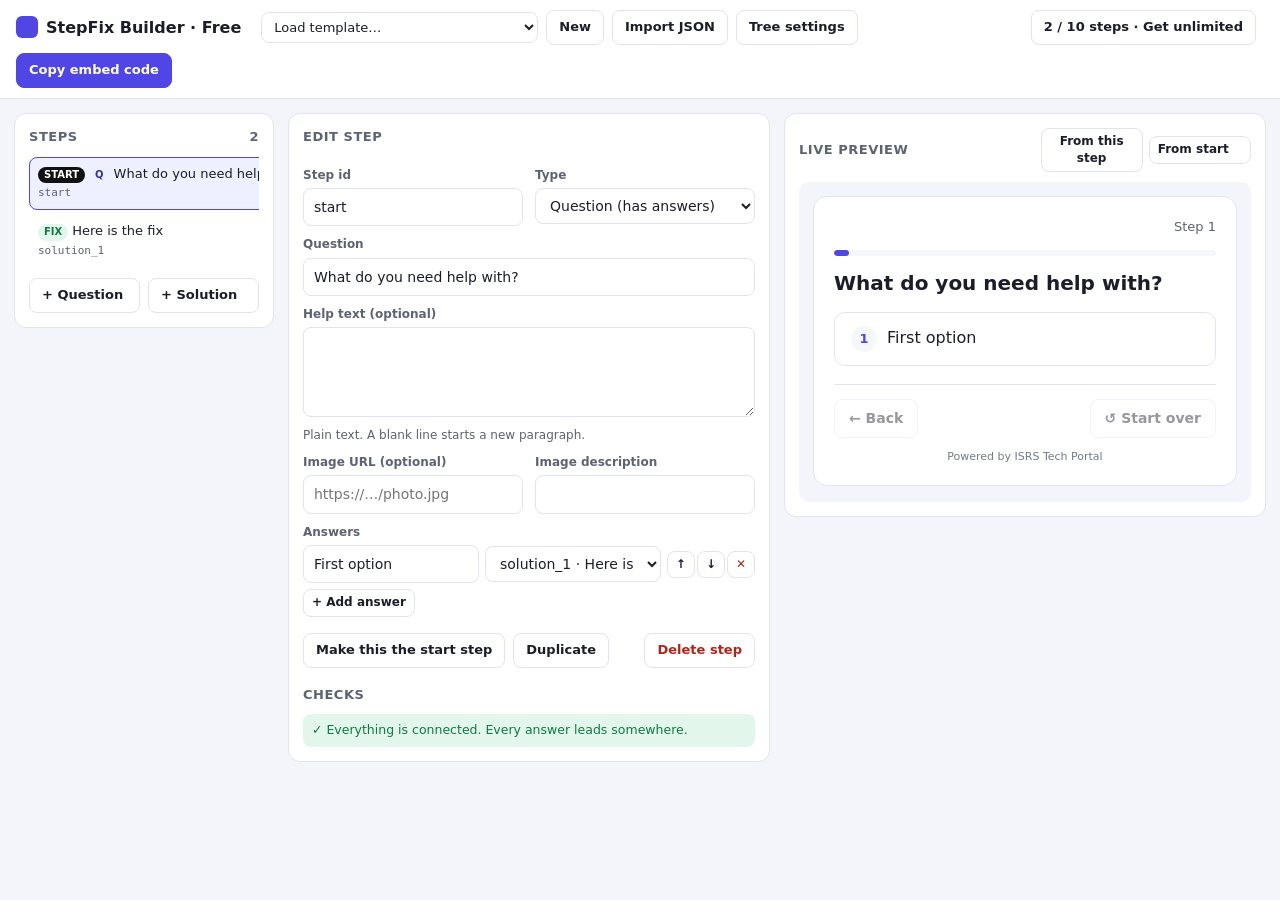
<file: tools/troubleshooter-widget/builder/index.html>
<!doctype html>
<html lang="en">
<head>
<meta charset="utf-8">
<meta name="viewport" content="width=device-width, initial-scale=1">
<title>StepFix Free Builder | ISRS Tech Portal</title>
<meta name="description" content="StepFix free builder: make a click-through FAQ and troubleshooting widget for your website, up to 10 steps. Live preview and copy-paste embed code.">
<link rel="canonical" href="https://isrstechportal.onrender.com/tools/troubleshooter-widget/builder/">
<meta property="og:url" content="https://isrstechportal.onrender.com/tools/troubleshooter-widget/builder/"><meta property="og:image" content="https://isrstechportal.onrender.com/tools/troubleshooter-widget/og-troubleshooter.png"><meta name="twitter:card" content="summary_large_image">
<link rel="icon" href="/favicon.svg" type="image/svg+xml">
<script>window.GT_UPGRADE_URL = '/tools/troubleshooter-widget/#pricing';</script>
<style>
:root{--bg:#f4f5fa;--surface:#fff;--text:#1b1d2a;--muted:#5d6275;--border:#e1e4ee;--brand:#4f46e5;--brand-dark:#3730a3;--soft:#eef0ff;--err:#b42318;--err-bg:#fde8e7;--warn:#8a5a00;--warn-bg:#fff4d6;--ok:#0f7a43;--ok-bg:#e3f6ec;font-family:system-ui,-apple-system,"Segoe UI",Roboto,Arial,sans-serif}
*{box-sizing:border-box}[hidden]{display:none!important}body{margin:0;background:var(--bg);color:var(--text);font-size:14px;line-height:1.45}
header{display:flex;align-items:center;gap:8px;flex-wrap:wrap;padding:10px 16px;background:var(--surface);border-bottom:1px solid var(--border);position:sticky;top:0;z-index:5}
header h1{font-size:16px;margin:0 12px 0 0;display:flex;align-items:center;gap:8px}header h1 span{width:22px;height:22px;border-radius:6px;background:var(--brand);display:inline-block}
.spacer{flex:1}
button,.btn{font:inherit;font-weight:600;font-size:13px;padding:7px 12px;border-radius:8px;border:1px solid var(--border);background:var(--surface);color:var(--text);cursor:pointer;display:inline-flex;align-items:center;gap:6px}
button:hover{border-color:var(--brand);color:var(--brand)}button.primary{background:var(--brand);color:#fff;border-color:var(--brand)}button.primary:hover,a.btn.primary:hover{background:var(--brand-dark);color:#fff}a.btn{text-decoration:none}a.btn.primary{background:var(--brand);color:#fff;border-color:var(--brand)}
button.danger{color:var(--err)}button.danger:hover{border-color:var(--err)}button.small{padding:4px 8px;font-size:12px}
button:focus-visible,input:focus-visible,select:focus-visible,textarea:focus-visible{outline:3px solid var(--brand);outline-offset:1px}
main{display:grid;grid-template-columns:260px minmax(340px,1fr) minmax(340px,1fr);gap:14px;padding:14px;align-items:start}
@media(max-width:1100px){main{grid-template-columns:240px 1fr}#previewCol{grid-column:1/-1}}
@media(max-width:700px){main{grid-template-columns:1fr}}
.panel{background:var(--surface);border:1px solid var(--border);border-radius:12px;padding:14px}
.panel h2{font-size:13px;text-transform:uppercase;letter-spacing:.04em;color:var(--muted);margin:0 0 10px;display:flex;justify-content:space-between;align-items:center}
#nodeList{list-style:none;margin:0 0 10px;padding:0;display:grid;gap:4px;max-height:calc(100vh - 260px);overflow:auto}
#nodeList button{width:100%;text-align:start;display:block;border-color:transparent;background:transparent;font-weight:500;padding:7px 8px}
#nodeList button:hover{background:var(--bg);color:var(--text)}#nodeList button[aria-current=true]{background:var(--soft);border-color:var(--brand)}
#nodeList .t{display:block;white-space:nowrap;overflow:hidden;text-overflow:ellipsis}#nodeList .id{font-size:11px;color:var(--muted);font-family:ui-monospace,monospace}
.pill{display:inline-block;font-size:10px;font-weight:700;padding:1px 6px;border-radius:99px;margin-inline-end:4px;text-transform:uppercase}.pill.q{background:var(--soft);color:var(--brand-dark)}.pill.s{background:var(--ok-bg);color:var(--ok)}.pill.start{background:#111;color:#fff}.pill.bad{background:var(--err-bg);color:var(--err)}
label{display:block;font-weight:600;font-size:12px;color:var(--muted);margin:10px 0 4px}
input[type=text],input[type=url],select,textarea{width:100%;font:inherit;padding:8px 10px;border:1px solid var(--border);border-radius:8px;background:#fff;color:var(--text)}
textarea{min-height:90px;resize:vertical}header select{width:auto;padding:6px 8px;font-size:13px}.row{display:flex;gap:8px;align-items:center}.row>*{flex:1}.row>.fixed{flex:0 0 auto}
.answer{display:grid;grid-template-columns:1fr 1fr auto;gap:6px;align-items:center;margin-bottom:6px}.answer .ctl{display:flex;gap:2px}
@media(max-width:520px){.answer{grid-template-columns:1fr}}
.hint{color:var(--muted);font-size:12px;margin:4px 0 0}
#issues{list-style:none;padding:0;margin:0;display:grid;gap:6px;max-height:220px;overflow:auto}#issues li{padding:7px 9px;border-radius:8px;font-size:12.5px;cursor:pointer}
#issues .e{background:var(--err-bg);color:var(--err)}#issues .w{background:var(--warn-bg);color:var(--warn)}#issues .ok{background:var(--ok-bg);color:var(--ok);cursor:default}
#preview{min-height:320px;background:var(--bg);border-radius:10px;padding:14px}
dialog{border:0;border-radius:14px;padding:0;max-width:min(720px,94vw);width:100%;box-shadow:0 20px 60px rgba(0,0,0,.3)}dialog::backdrop{background:rgba(15,17,30,.45)}
.dlg{padding:20px}.dlg h3{margin:0 0 6px;font-size:18px}.dlg .actions{display:flex;justify-content:flex-end;gap:8px;margin-top:16px}
pre.code,textarea.code{font-family:ui-monospace,Menlo,Consolas,monospace;font-size:12.5px;background:#0f1222;color:#e6e8f2;border-radius:10px;padding:12px;white-space:pre-wrap;word-break:break-all;min-height:120px;width:100%;border:0}
.toast{position:fixed;bottom:18px;left:50%;transform:translateX(-50%);background:#111;color:#fff;padding:9px 16px;border-radius:99px;font-weight:600;z-index:50;opacity:0;transition:opacity .2s;pointer-events:none}.toast.show{opacity:1}
.grid2{display:grid;grid-template-columns:1fr 1fr;gap:0 12px}.empty{color:var(--muted);text-align:center;padding:30px 10px}
fieldset{border:1px solid var(--border);border-radius:10px;padding:4px 12px 12px;margin:12px 0 0}legend{font-weight:700;font-size:12px;padding:0 4px}
</style>
</head>
<body>
<header>
  <h1><a href="/tools/troubleshooter-widget/" style="display:flex;align-items:center;gap:8px;color:inherit;text-decoration:none" aria-label="Back to the StepFix page"><span aria-hidden="true"></span></a>StepFix Editor</h1>
  <select id="templatePick" aria-label="Load a template"><option value="">Load template…</option></select>
  <button id="btnNew" type="button">New</button>
  <button id="btnImport" type="button">Import JSON</button>
  <input id="fileInput" type="file" accept=".json,application/json" hidden>
  <button id="btnExport" type="button">Export JSON</button>
  <button id="btnSettings" type="button">Tree settings</button>
  <span class="spacer"></span>
  <span id="saveState" class="hint" aria-live="polite"></span>
  <button id="btnEmbed" class="primary" type="button">Copy embed code</button>
</header>
<main>
  <section class="panel" aria-labelledby="h-steps">
    <h2 id="h-steps">Steps <span id="count"></span></h2>
    <ul id="nodeList"></ul>
    <div class="row"><button id="addQ" type="button">+ Question</button><button id="addS" type="button">+ Solution</button></div>
  </section>
  <section class="panel" aria-labelledby="h-edit">
    <h2 id="h-edit">Edit step</h2>
    <div id="form"></div>
    <h2 style="margin-top:18px">Checks</h2>
    <ul id="issues" aria-live="polite"></ul>
  </section>
  <section class="panel" id="previewCol" aria-labelledby="h-prev">
    <h2 id="h-prev">Live preview <span class="row fixed" style="gap:6px"><button id="prevFrom" class="small" type="button">From this step</button><button id="prevStart" class="small" type="button">From start</button></span></h2>
    <div id="preview"><div id="previewHost"></div></div>
  </section>
</main>

<dialog id="dlgSettings"><form method="dialog" class="dlg">
  <h3>Tree settings</h3><p class="hint">Saved inside the JSON file. Data attributes on the embed code override these.</p>
  <div class="grid2">
    <div><label for="sTitle">Widget title (optional)</label><input id="sTitle" type="text" data-cfg="title"></div>
    <div><label for="sStart">Start step</label><select id="sStart"></select></div>
    <div><label for="sLang">Language code</label><input id="sLang" type="text" data-cfg="lang" placeholder="e.g. en, de, ar"></div>
    <div><label for="sDir">Text direction</label><select id="sDir" data-cfg="dir"><option value="">Auto</option><option value="ltr">Left to right</option><option value="rtl">Right to left (Hebrew, Arabic)</option></select></div>
    <div><label for="sTheme">Theme</label><select id="sTheme" data-cfg="theme"><option value="light">Light</option><option value="dark">Dark</option><option value="auto">Match visitor's system</option></select></div>
    <div><label for="sColor">Primary color</label><div class="row"><input id="sColorPick" type="color" class="fixed" aria-label="Pick color"><input id="sColor" type="text" data-cfg="primaryColor" placeholder="#4f46e5"></div></div>
    <div><label for="sFont">Font family</label><input id="sFont" type="text" data-cfg="font" placeholder="inherit or e.g. Georgia, serif"></div>
    <div><label for="sRadius">Corner radius (px)</label><input id="sRadius" type="text" data-cfg="radius" placeholder="14"></div>
  </div>
  <fieldset><legend>Button texts (optional, for other languages)</legend><div class="grid2" id="labelFields"></div></fieldset>
  <div class="actions"><button class="primary" value="ok">Done</button></div>
</form></dialog>

<dialog id="dlgImport"><form method="dialog" class="dlg">
  <h3>Import a tree</h3><p class="hint">Choose a .json file, or paste JSON below. Both the original format (<code>question</code>, <code>answers</code>, <code>next</code>) and the extended format work.</p>
  <button type="button" id="pickFile">Choose file…</button>
  <label for="pasteArea">Or paste JSON</label><textarea id="pasteArea" class="code" spellcheck="false"></textarea>
  <p id="importErr" class="hint" style="color:var(--err)"></p>
  <div class="actions"><button value="cancel">Cancel</button><button type="button" id="doPaste" class="primary">Import pasted JSON</button></div>
</form></dialog>

<dialog id="dlgExport"><form method="dialog" class="dlg">
  <h3>Export JSON</h3>
  <label><input type="radio" name="fmt" value="full" checked> Full format (recommended, keeps types, texts, buttons and settings)</label>
  <label><input type="radio" name="fmt" value="legacy"> Simple array format (id, question, answers, next, image only)</label>
  <label for="fileName">File name</label><input id="fileName" type="text" value="tree.json">
  <div class="actions"><button value="cancel">Cancel</button><button type="button" id="copyJson">Copy JSON</button><button type="button" id="doExport" class="primary">Download</button></div>
</form></dialog>

<dialog id="dlgEmbed"><form method="dialog" class="dlg">
  <h3>Embed code</h3><p class="hint">Upload <code>troubleshooter.min.js</code> (and your tree file, unless you embed the tree in the code) to your site, then paste this where the widget should appear.</p>
  <div class="grid2">
    <div><label for="eMode">Style</label><select id="eMode"><option value="script">One line (shows where pasted)</option><option value="inline">Inline box (div)</option><option value="floating">Floating help button</option></select></div>
    <div><label for="eSource">Tree data</label><select id="eSource"><option value="file">Load from a JSON file</option><option value="inline">Put the tree inside the code (no extra file)</option></select></div>
    <div><label for="eHost">Widget code</label><select id="eHost"><option value="url">Link to the uploaded troubleshooter.min.js</option><option value="inline">Paste everything inline (no uploads, ~20 KB)</option></select></div>
    <div><label for="eSrc">Script URL</label><input id="eSrc" type="text" value="/troubleshooter.min.js"></div>
    <div><label for="eTree">Tree file URL</label><input id="eTree" type="text" value="/tree.json"></div>
  </div>
  <label for="eCode">Your code</label><textarea id="eCode" class="code" readonly></textarea>
  <div class="actions"><button value="cancel">Close</button><button type="button" id="copyEmbed" class="primary">Copy code</button></div>
</form></dialog>
<dialog id="dlgLimit"><form method="dialog" class="dlg">
  <h3>Free version limit reached</h3><p id="limitMsg"></p>
  <div class="actions"><button value="cancel">Keep editing</button><a class="btn primary" id="upgradeLink" href="https://designstogetinspired.gumroad.com/l/stepfix" target="_blank" rel="noopener">Get the full version</a></div>
</form></dialog>
<div class="toast" id="toast" role="status"></div>

<script id="gt-widget">/*! StepFix: Guided Troubleshooter Widget v1.0.0 | Commercial license, see LICENSE.txt | No dependencies */
!function(t,e){"use strict";var r=e.currentScript,i={en:{back:"Back",restart:"Start over",step:"Step",solution:"Suggested fix",open:"Need help?",close:"Close",loading:"Loading...",errorTitle:"This troubleshooter could not load",brokenLink:"This answer is not connected to a next step yet.",yourAnswers:"Your answers",choose:"Choose an answer"}},n=/^(he|iw|ar|fa|ur|yi|ps|sd|ug|dv)\b/i,a={restart:1};function o(t){return t&&"object"==typeof t&&!Array.isArray(t)}function s(t){return null==t?"":String(t)}function l(t){var e,r=t,i={};"string"==typeof r&&(r=JSON.parse(r)),Array.isArray(r)?e=r:o(r)?(e=r.nodes||r.questions||[],i=o(r.config)?r.config:{}):e=[];for(var n=[],a=0;a<e.length;a++){var l=e[a];if(o(l)){for(var d=Array.isArray(l.answers)?l.answers:[],h=Array.isArray(l.next)?l.next:[],p=[],g=0;g<d.length;g++){var c=d[g];o(c)?p.push({label:s(c.label||c.text),next:null!=c.next?s(c.next):s(h[g])}):p.push({label:s(c),next:s(h[g])})}var u="solution"===l.type||"question"===l.type?l.type:p.length?"question":"solution";n.push({id:s(l.id),index:a,type:u,title:s(l.title||l.question),text:s(l.text||l.description),image:s(l.image),imageAlt:s(l.imageAlt||l.alt),options:"solution"===u?[]:p,cta:o(l.cta)&&l.cta.url?{label:s(l.cta.label||l.cta.url),url:s(l.cta.url),newTab:!1!==l.cta.newTab}:null,_legacyMismatch:!o(d[0])&&d.length!==h.length&&Array.isArray(l.next)})}else n.push({id:"",_bad:!0,index:a,options:[]})}return{_n:!0,config:i,nodes:n,start:s(o(r)&&r.start||i.start||n[0]&&n[0].id)}}function d(t){var e=t&&t._n?t:null,r=[],i=[];try{e=e||l(t)}catch(t){return{errors:["The tree is not valid JSON: "+t.message],warnings:[],tree:null}}var n={};if(e.nodes.length||r.push("The tree has no steps. Add at least one question."),e.nodes.forEach(function(t){var e="Step #"+(t.index+1);t._bad?r.push(e+" is not an object."):t.id?(n[t.id]&&r.push('Two steps share the id "'+t.id+'". Ids must be unique.'),n[t.id]=t,t.title||i.push('Step "'+t.id+'" has no question or title text.'),t._legacyMismatch&&r.push('Step "'+t.id+'" has a different number of answers and next ids.'),"question"!==t.type||t.options.length||i.push('Question "'+t.id+'" has no answers, so visitors get stuck there.')):r.push(e+' has no "id".')}),e.nodes.forEach(function(t){t.options.forEach(function(e,o){e.label||i.push("Answer "+(o+1)+' in "'+t.id+'" has no label.'),e.next?n[e.next]||a[e.next]||r.push('Answer "'+(e.label||o+1)+'" in "'+t.id+'" points to "'+e.next+'", which does not exist.'):r.push('Answer "'+(e.label||o+1)+'" in "'+t.id+'" does not lead anywhere.')})}),e.nodes.length&&!n[e.start]&&r.push('The start step "'+e.start+'" does not exist.'),n[e.start]){for(var o={},s=[e.start];s.length;){var d=s.pop();!o[d]&&n[d]&&(o[d]=1,n[d].options.forEach(function(t){s.push(t.next)}))}e.nodes.forEach(function(t){t.id&&!o[t.id]&&i.push('Step "'+t.id+'" cannot be reached from the start.')});var h={},p=[];!function t(e,r){h[e]=1,n[e].options.forEach(function(i){if(n[i.next])if(1===h[i.next]){var a=r.concat(e);p.push(a.slice(a.indexOf(i.next)).concat(i.next).join(" → "))}else h[i.next]||t(i.next,r.concat(e))}),h[e]=2}(e.start,[]),p.forEach(function(t){i.push("Loop detected: "+t+". That is fine if intended, as long as visitors can reach a solution.")})}return{errors:r,warnings:i,tree:e}}function h(t,r,i){var n=e.createElement(t);if(r)for(var a in r)null!=r[a]&&!1!==r[a]&&("text"===a?n.textContent=r[a]:"on"===a.slice(0,2)?n.addEventListener(a.slice(2),r[a]):n.setAttribute(a,!0===r[a]?"":r[a]));return(i||[]).forEach(function(t){t&&n.appendChild("string"==typeof t?e.createTextNode(t):t)}),n}function p(t,r){this.host=t,this.opts=r||{},this.history=[],this.answers=[],this.root=t.shadowRoot||t.attachShadow({mode:"open"}),this.root.innerHTML="",this.root.appendChild(h("style",{text:':host{all:initial;display:block;--gt-primary:#4f46e5;--gt-on-primary:#fff;--gt-radius:14px;--gt-font:system-ui,-apple-system,"Segoe UI",Roboto,Arial,sans-serif;--gt-bg:#fff;--gt-surface:#f6f7fb;--gt-text:#1b1d2a;--gt-muted:#5d6275;--gt-border:#e3e5ee;--gt-ok:#0f7a43;--gt-ok-bg:#e3f6ec;--gt-err:#b42318;--gt-err-bg:#fde8e7}:host([data-gt-theme=dark]){--gt-bg:#171923;--gt-surface:#222533;--gt-text:#eef0f7;--gt-muted:#a3a9bd;--gt-border:#343849;--gt-ok:#5fd49a;--gt-ok-bg:#163b2a;--gt-err:#ff9b91;--gt-err-bg:#43201e}*{box-sizing:border-box}.gt{font-family:var(--gt-font);color:var(--gt-text);background:var(--gt-bg);border:1px solid var(--gt-border);border-radius:var(--gt-radius);padding:20px;line-height:1.55;font-size:16px;max-width:var(--gt-max,640px);margin:0 auto;text-align:start}.gt-head{display:flex;align-items:center;justify-content:space-between;gap:8px;margin-bottom:12px}.gt-title{font-weight:700;font-size:15px;margin:0}.gt-step{font-size:13px;color:var(--gt-muted);white-space:nowrap}.gt-bar{height:6px;border-radius:99px;background:var(--gt-surface);overflow:hidden;margin-bottom:14px}.gt-bar i{display:block;height:100%;background:var(--gt-primary);border-radius:99px;transition:width .3s}.gt-crumbs{display:flex;flex-wrap:wrap;gap:6px;margin:0 0 14px;padding:0;list-style:none;font-size:13px}.gt-crumbs button{font:inherit;font-size:13px;color:var(--gt-muted);background:var(--gt-surface);border:1px solid var(--gt-border);border-radius:99px;padding:2px 10px;cursor:pointer;max-width:220px;overflow:hidden;text-overflow:ellipsis;white-space:nowrap}.gt-crumbs button:hover{color:var(--gt-primary);border-color:var(--gt-primary)}.gt-img{display:block;max-width:100%;max-height:220px;margin:0 auto 14px;border-radius:calc(var(--gt-radius) * .6);object-fit:contain}.gt-q{font-size:20px;line-height:1.3;margin:0 0 8px;outline:none}.gt-text{color:var(--gt-muted);margin:0 0 14px}.gt-text p{margin:0 0 8px}.gt-opts{display:grid;gap:10px;margin:16px 0 4px}.gt-opt{font:inherit;text-align:start;width:100%;padding:13px 16px;border-radius:calc(var(--gt-radius) * .75);border:1.5px solid var(--gt-border);background:var(--gt-bg);color:var(--gt-text);cursor:pointer;display:flex;align-items:center;gap:10px;transition:border-color .15s,background .15s}.gt-opt:hover{border-color:var(--gt-primary);background:var(--gt-surface)}.gt-opt b{flex:0 0 26px;height:26px;border-radius:50%;background:var(--gt-surface);color:var(--gt-primary);display:grid;place-items:center;font-size:13px}.gt-opt[aria-disabled=true]{opacity:.55;cursor:not-allowed}button:focus-visible,a:focus-visible{outline:3px solid var(--gt-primary);outline-offset:2px}.gt-badge{display:inline-block;font-size:12px;font-weight:700;padding:3px 10px;border-radius:99px;background:var(--gt-ok-bg);color:var(--gt-ok);margin-bottom:10px}.gt-cta{display:inline-flex;align-items:center;gap:6px;margin-top:6px;padding:11px 18px;border-radius:calc(var(--gt-radius) * .75);background:var(--gt-primary);color:var(--gt-on-primary);font-weight:600;text-decoration:none}.gt-cta:hover{filter:brightness(1.08)}.gt-foot{display:flex;justify-content:space-between;gap:8px;margin-top:18px;padding-top:14px;border-top:1px solid var(--gt-border)}.gt-btn{font:inherit;font-size:14px;font-weight:600;padding:8px 14px;border-radius:calc(var(--gt-radius) * .6);border:1px solid var(--gt-border);background:var(--gt-bg);color:var(--gt-text);cursor:pointer}.gt-btn:hover:not(:disabled){border-color:var(--gt-primary);color:var(--gt-primary)}.gt-btn:disabled{opacity:.45;cursor:default}.gt-note{font-size:14px;padding:10px 12px;border-radius:10px;background:var(--gt-err-bg);color:var(--gt-err);margin-top:10px}.gt-err ul{margin:8px 0 0;padding-inline-start:20px}.gt-brand{display:block;text-align:center;font-size:11px;margin-top:10px;color:var(--gt-muted);text-decoration:none;opacity:.85}.gt-brand:hover{color:var(--gt-primary);text-decoration:underline}.gt-sr{position:absolute;width:1px;height:1px;overflow:hidden;clip:rect(0 0 0 0);white-space:nowrap}.gt-launch{position:fixed;bottom:20px;right:20px;z-index:2147483000;font-family:var(--gt-font);font-size:15px;font-weight:600;border:0;border-radius:99px;padding:13px 20px;background:var(--gt-primary);color:var(--gt-on-primary);box-shadow:0 6px 24px rgba(0,0,0,.2);cursor:pointer}.gt-panel{position:fixed;bottom:84px;right:20px;z-index:2147483000;width:min(400px,calc(100vw - 24px));max-height:calc(100vh - 110px);overflow:auto;box-shadow:0 12px 40px rgba(0,0,0,.25);border-radius:var(--gt-radius)}.gt-panel .gt{max-width:none}.gt-left .gt-launch,.gt-left .gt-panel{right:auto;left:20px}.gt-x{font:inherit;font-size:20px;line-height:1;background:none;border:0;color:var(--gt-muted);cursor:pointer;padding:2px 6px}@media(max-width:480px){.gt{padding:16px}.gt-q{font-size:18px}.gt-panel{right:12px;left:12px;width:auto;bottom:78px}}@media(prefers-reduced-motion:reduce){*{transition:none!important}}'})),this.mountPoint=h("div"),this.root.appendChild(this.mountPoint),t.setAttribute("data-gt-ready",""),this.applyTheme({}),this.mountPoint.appendChild(h("div",{class:"gt",role:"status",text:this.label("loading")}));var i,n=this;(i=this.opts.tree,new Promise(function(t,r){if(i&&"object"==typeof i)return t(i);if(!(i=s(i).trim()))return r(new Error('No tree was given. Add data-tree="your-tree.json".'));if("["===i.charAt(0)||"{"===i.charAt(0))try{return t(JSON.parse(i))}catch(t){return r(new Error("The inline tree is not valid JSON: "+t.message))}if("#"===i.charAt(0)){var n=e.querySelector(i);if(!n)return r(new Error("No element matches "+i+"."));try{return t(JSON.parse(n.textContent))}catch(t){return r(new Error("The JSON inside "+i+" is not valid: "+t.message))}}fetch(i,{credentials:"same-origin"}).then(function(t){if(!t.ok)throw new Error("Could not load "+i+" (HTTP "+t.status+").");return t.text()}).then(function(e){try{t(JSON.parse(e))}catch(t){r(new Error(i+" is not valid JSON: "+t.message))}}).catch(function(t){r(t instanceof Error?t:new Error(String(t)))})})).then(function(t){n.setTree(t)},function(t){n.showErrors([t.message||String(t)])})}var g=p.prototype;g.cfg=function(t){var e=this.opts[t];return null!=e&&""!==e?e:(this.config||{})[t]},g.label=function(t){var e=this.config&&this.config.labels||{};return(this.opts.labels||{})[t]||e[t]||i.en[t]},g.applyTheme=function(r){this.config=r;var i=this.host.style,a=this.cfg("primaryColor");a&&(i.setProperty("--gt-primary",a),i.setProperty("--gt-on-primary",function(t){var e=/^#?([0-9a-f]{6}|[0-9a-f]{3})$/i.exec(t||"");if(!e)return"#fff";var r=3===e[1].length?e[1].replace(/./g,"$&$&"):e[1];return(299*parseInt(r.substr(0,2),16)+587*parseInt(r.substr(2,2),16)+114*parseInt(r.substr(4,2),16))/1e3>160?"#111":"#fff"}(a))),this.cfg("font")&&i.setProperty("--gt-font",this.cfg("font"));var o=this.cfg("radius");null!=o&&""!==o&&i.setProperty("--gt-radius",/^\d+(\.\d+)?$/.test(String(o))?o+"px":o),this.cfg("maxWidth")&&i.setProperty("--gt-max",/^\d+$/.test(String(this.cfg("maxWidth")))?this.cfg("maxWidth")+"px":this.cfg("maxWidth"));var s=this.cfg("theme")||"light";"auto"===s&&(s=t.matchMedia&&t.matchMedia("(prefers-color-scheme: dark)").matches?"dark":"light"),this.host.setAttribute("data-gt-theme",s);var l=this.cfg("lang")||e.documentElement.lang||"",d=this.cfg("dir");d&&"auto"!==d||(d=n.test(l)||"rtl"===e.documentElement.dir?"rtl":"ltr"),this.dir=d,this.lang=l},g.setTree=function(e){var r=d(e);if(!r.tree)return this.showErrors(r.errors);this.tree=r.tree,this.applyTheme(r.tree.config),this.map={};var i=this;return r.tree.nodes.forEach(function(t){t.id&&(i.map[t.id]=t)}),this.validation=r,r.warnings.length&&t.console&&console.warn("[Troubleshooter] "+r.warnings.join("\n")),r.errors.length&&!this.cfg("lenient")?this.showErrors(r.errors):(this.startId=s(this.opts.start||r.tree.start),this.map[this.startId]?(this.history=[this.startId],this.answers=[],"floating"===this.cfg("mode")?this.buildFloating():this.render(),void this.emit("ready",{validation:r})):this.showErrors(['The start step "'+this.startId+'" does not exist.']))},g.emit=function(t,e){try{this.host.dispatchEvent(new CustomEvent("troubleshooter:"+t,{bubbles:!0,composed:!0,detail:e||{}}))}catch(t){}},g.shell=function(){return h("div",{class:"gt",dir:this.dir,lang:this.lang||null})},g.showErrors=function(e){this.mountPoint.innerHTML="";var r=this.shell();r.classList.add("gt-err"),r.appendChild(h("div",{class:"gt-note",role:"alert"},[h("strong",{text:this.label("errorTitle")}),h("ul",null,e.slice(0,12).map(function(t){return h("li",{text:t})}))])),this.mountPoint.appendChild(r),t.console&&console.error("[Troubleshooter] "+e.join("\n")),this.emit("error",{errors:e})},g.distanceToSolution=function(t){for(var e={},r=[[t,0]],i=this.map;r.length;){var n=r.shift(),a=i[n[0]];if(a&&!e[n[0]]){if(e[n[0]]=1,"solution"===a.type)return n[1];a.options.forEach(function(t){r.push([t.next,n[1]+1])})}}return 1},g.current=function(){return this.map[this.history[this.history.length-1]]},g.choose=function(t){var e=this.current(),r=e.options[t];if(r){if("restart"===r.next)return this.restart();if(!this.map[r.next])return this.flash=this.label("brokenLink"),void this.render();this.emit("answer",{from:e.id,answer:r.label,to:r.next}),this.history.push(r.next),this.answers.push(r.label),this.render(!0)}},g.back=function(){this.history.length>1&&(this.history.pop(),this.answers.pop(),this.render(!0),this.emit("back",{at:this.current().id}))},g.restart=function(){this.history=[this.startId],this.answers=[],this.render(!0),this.emit("restart",{})},g.goTo=function(t){this.history=this.history.slice(0,t+1),this.answers=this.answers.slice(0,t),this.render(!0)},g.render=function(t){var r=this,i=this.current(),n=this.history.length,a=this.shell(),o="solution"===i.type,s=h("div",{class:"gt-head"},[this.cfg("title")?h("p",{class:"gt-title",text:this.cfg("title")}):h("span"),h("span",{class:"gt-step",text:o?this.label("solution"):this.label("step")+" "+n})]);if(this.floating&&s.appendChild(h("button",{class:"gt-x",type:"button","aria-label":this.label("close"),text:"×",onclick:function(){r.toggle(!1)}})),a.appendChild(s),!1!==this.cfg("progress")&&"false"!==this.cfg("progress")){var l=o?100:Math.round(100*(n-1)/(n-1+this.distanceToSolution(i.id)));a.appendChild(h("div",{class:"gt-bar",role:"progressbar","aria-valuemin":"0","aria-valuemax":"100","aria-valuenow":String(l),"aria-label":this.label("step")+" "+n},[h("i",{style:"width:"+Math.max(l,4)+"%"})]))}if(this.answers.length&&!1!==this.cfg("breadcrumbs")&&"false"!==this.cfg("breadcrumbs")&&a.appendChild(h("ol",{class:"gt-crumbs","aria-label":this.label("yourAnswers")},this.answers.map(function(t,e){return h("li",null,[h("button",{type:"button",title:t,onclick:function(){r.goTo(e)}},[t])])}))),i.image){var d=h("img",{class:"gt-img",src:i.image,alt:i.imageAlt||"",loading:"lazy"});d.onerror=function(){d.style.display="none"},a.appendChild(d)}o&&a.appendChild(h("span",{class:"gt-badge",text:this.label("solution")}));var p,g=h("h3",{class:"gt-q",tabindex:"-1",text:i.title||""});if(a.appendChild(g),i.text&&a.appendChild(h("div",{class:"gt-text"},i.text.split(/\n{2,}/).map(function(t){var r=h("p");return t.split("\n").forEach(function(t,i){i&&r.appendChild(h("br")),r.appendChild(e.createTextNode(t))}),r}))),!o){var c=h("div",{class:"gt-opts",role:"group","aria-label":this.label("choose")});i.options.forEach(function(t,e){var i=!r.map[t.next]&&"restart"!==t.next;c.appendChild(h("button",{class:"gt-opt",type:"button","data-index":String(e),"aria-disabled":i?"true":null,onclick:function(){r.choose(e)}},[h("b",{"aria-hidden":"true",text:String(e+1)}),h("span",{text:t.label})]))}),c.addEventListener("keydown",function(t){var e=[].slice.call(c.querySelectorAll(".gt-opt")),i=e.indexOf(t.target),n=t.key,a="ArrowDown"===n||"ArrowRight"===n&&"rtl"!==r.dir||"ArrowLeft"===n&&"rtl"===r.dir?1:"ArrowUp"===n||"ArrowLeft"===n&&"rtl"!==r.dir||"ArrowRight"===n&&"rtl"===r.dir?-1:0;a&&i>-1&&(t.preventDefault(),e[(i+a+e.length)%e.length].focus())}),a.addEventListener("keydown",function(t){!/^[1-9]$/.test(t.key)||t.ctrlKey||t.metaKey||t.altKey||!i.options[t.key-1]||/^(INPUT|TEXTAREA|SELECT)$/.test(t.target.tagName)||(t.preventDefault(),r.choose(t.key-1))}),a.appendChild(c)}this.flash&&(a.appendChild(h("div",{class:"gt-note",role:"alert",text:this.flash})),this.flash=null),o&&i.cta&&a.appendChild(h("a",{class:"gt-cta",href:(p=i.cta.url,/^(https?:|mailto:|tel:|\/|#|\.)/i.test(p)||!/^[a-z][a-z0-9+.-]*:/i.test(p)?p:"#"),target:i.cta.newTab?"_blank":null,rel:i.cta.newTab?"noopener":null,onclick:function(){r.emit("cta",{node:i.id,url:i.cta.url})}},[i.cta.label])),a.appendChild(h("div",{class:"gt-foot"},[h("button",{class:"gt-btn gt-back",type:"button",disabled:n<2,onclick:function(){r.back()}},[("rtl"===this.dir?"→ ":"← ")+this.label("back")]),h("button",{class:"gt-btn gt-restart",type:"button",disabled:n<2,onclick:function(){r.restart()}},["↺ "+this.label("restart")])])),this.cfg("license")||a.appendChild(h("a",{class:"gt-brand",href:"https://isrstechportal.onrender.com/tools/troubleshooter-widget/",target:"_blank",rel:"noopener"},["Powered by ISRS Tech Portal"])),a.appendChild(h("div",{class:"gt-sr","aria-live":"polite",text:(o?this.label("solution")+": ":this.label("step")+" "+n+": ")+(i.title||"")}));var u=this.floating?this.panel:this.mountPoint;u.innerHTML="",u.appendChild(a),t&&g.focus({preventScroll:!0}),this.emit("step",{id:i.id,type:i.type,depth:n,path:this.history.slice()}),o&&this.emit("solution",{id:i.id,path:this.history.slice(),answers:this.answers.slice()})},g.buildFloating=function(){var t=this;this.floating=!0,this.mountPoint.innerHTML="";var e=h("div",{class:"left"===(this.cfg("position")||("rtl"===this.dir?"left":"right"))?"gt-left":"",dir:this.dir});this.launcher=h("button",{class:"gt-launch",type:"button","aria-expanded":"false","aria-haspopup":"dialog",onclick:function(){t.toggle()}},[this.cfg("buttonLabel")||this.label("open")]),this.panel=h("div",{class:"gt-panel",role:"dialog","aria-label":this.cfg("title")||this.label("open"),hidden:!0}),this.panel.addEventListener("keydown",function(e){"Escape"===e.key&&t.toggle(!1)}),e.appendChild(this.panel),e.appendChild(this.launcher),this.mountPoint.appendChild(e),this.render()},g.toggle=function(t){if(this.floating)if(t=null==t?this.panel.hidden:t,this.panel.hidden=!t,this.launcher.setAttribute("aria-expanded",String(t)),t){var e=this.panel.querySelector(".gt-q");e&&e.focus({preventScroll:!0}),this.emit("open")}else this.launcher.focus(),this.emit("close")},g.destroy=function(){this.mountPoint.innerHTML="",this.host.removeAttribute("data-gt-ready")};var c={tree:"tree",mode:"mode",dir:"dir",lang:"lang",theme:"theme",primary:"primaryColor",primaryColor:"primaryColor",font:"font",radius:"radius",title:"title",buttonLabel:"buttonLabel",position:"position",start:"start",license:"license",maxWidth:"maxWidth",progress:"progress",breadcrumbs:"breadcrumbs",lenient:"lenient"};function u(t){var e={};for(var r in c){var i=t.dataset[r];null!=i&&""!==i&&(e[c[r]]="false"!==i&&("true"===i||i))}return e}function f(t,r){if("string"==typeof t&&(t=e.querySelector(t)),!t)throw new Error("Troubleshooter: mount target not found");return t._gt&&t._gt.destroy(),t._gt=new p(t,r||u(t)),t._gt}function b(){for(var t=e.querySelectorAll("[data-troubleshooter]"),r=0;r<t.length;r++)t[r]._gt||"SCRIPT"===t[r].tagName||f(t[r])}if(t.StepFix=t.GuidedTroubleshooter={version:"1.0.0",mount:f,validate:d,normalize:l,autoInit:b,labels:i},r&&r.dataset.tree){var x=e.createElement("div");x.className="guided-troubleshooter";var m=r.dataset.target,v=m&&e.querySelector(m);v?v.appendChild(x):r.parentNode&&r.parentNode!==e.head?r.parentNode.insertBefore(x,r.nextSibling):e.addEventListener("DOMContentLoaded",function(){e.body.appendChild(x)});var y=u(r);x.parentNode?f(x,y):e.addEventListener("DOMContentLoaded",function(){f(x,y)})}"loading"===e.readyState?e.addEventListener("DOMContentLoaded",b):b()}(window,document);</script>
<script>var GT_TEMPLATES = {"appointment-booking": {"config": {"title": "Booking help", "primaryColor": "#be185d"}, "start": "start", "nodes": [{"id": "start", "type": "question", "title": "What do you need help with?", "answers": ["Booking an appointment", "Changing or cancelling", "Payment or deposit"], "next": ["book", "change", "pay"]}, {"id": "book", "type": "solution", "title": "Book online in a minute", "text": "Choose a service, pick a free time slot and enter your name and phone number. You will get a confirmation by text.", "answers": [], "next": [], "cta": {"label": "Book now", "url": "https://example.com/book"}}, {"id": "change", "type": "question", "title": "How long until your appointment?", "answers": ["More than 24 hours", "Less than 24 hours"], "next": ["change_ok", "change_late"]}, {"id": "change_ok", "type": "solution", "title": "Change it yourself", "text": "Use the link in your confirmation message to pick a new time or cancel. There is no fee.", "answers": [], "next": []}, {"id": "change_late", "type": "solution", "title": "Please call us", "text": "Changes less than 24 hours before the appointment are handled by phone so we can offer the slot to someone else.", "answers": [], "next": [], "cta": {"label": "Call us", "url": "tel:+10000000000"}}, {"id": "pay", "type": "solution", "title": "Payments and deposits", "text": "A deposit secures your booking and is taken off the final price. It is refunded if you cancel more than 24 hours ahead.", "answers": [], "next": []}]}, "printer-quick": {"config": {"title": "Printer help", "primaryColor": "#2563eb"}, "start": "start", "nodes": [{"id": "start", "type": "question", "title": "What is the printer doing?", "answers": ["Nothing prints at all", "It prints, but it looks bad", "Paper is stuck"], "next": ["nothing", "quality", "jam"]}, {"id": "nothing", "type": "question", "title": "Is the printer on and showing any error light?", "answers": ["It is off or has no lights", "It shows an error", "It looks normal"], "next": ["power", "error", "queue"]}, {"id": "power", "type": "solution", "title": "Check the power", "text": "Make sure the power cable is connected on both ends and press the power button firmly. Try a different wall socket.", "answers": [], "next": []}, {"id": "error", "type": "solution", "title": "Read the error on the screen", "text": "Most errors are low ink, an open cover or no paper. Fix what the screen shows, then switch the printer off and on again.", "answers": [], "next": [], "cta": {"label": "Contact support", "url": "mailto:support@example.com"}}, {"id": "queue", "type": "solution", "title": "Clear the print queue", "text": "Open the list of printers on your computer, choose this printer and cancel all waiting documents. Restart the computer and print again.", "answers": [], "next": []}, {"id": "quality", "type": "question", "title": "What does the print look like?", "answers": ["Faded or streaky", "Wrong colors"], "next": ["ink", "ink"]}, {"id": "ink", "type": "solution", "title": "Clean the print heads", "text": "Run the cleaning or maintenance tool from the printer menu, then print a test page. If it is still faded, replace the ink or toner.", "answers": [], "next": []}, {"id": "jam", "type": "solution", "title": "Remove the stuck paper gently", "text": "Switch the printer off, open every cover and pull the paper out slowly with both hands in the direction it travels. Check that no small pieces are left inside.", "answers": [], "next": []}]}, "simple-format-sample": [{"id": "q1", "question": "Your phone won't charge. What do you see when you plug it in?", "answers": ["Nothing at all", "It charges very slowly", "It starts, then stops"], "next": ["q2", "s_slow", "s_stops"], "image": "data:image/svg+xml;utf8,<svg xmlns='http://www.w3.org/2000/svg' viewBox='0 0 120 80'><rect x='10' y='20' width='90' height='40' rx='8' fill='none' stroke='%234f46e5' stroke-width='6'/><rect x='100' y='32' width='10' height='16' rx='3' fill='%234f46e5'/><rect x='20' y='30' width='25' height='20' rx='3' fill='%23f59e0b'/><\/svg>"}, {"id": "q2", "question": "Does a different cable and charger work?", "answers": ["Yes", "No"], "next": ["s_cable", "s_port"]}, {"id": "s_cable", "question": "Replace the cable or charger", "answers": [], "next": [], "text": "Cables wear out inside even when they look fine. Use a certified cable and charger."}, {"id": "s_port", "question": "Clean the charging port", "answers": [], "next": [], "text": "Turn the phone off and gently remove lint from the port with a wooden toothpick. Then try again."}, {"id": "s_slow", "question": "Use a wall charger", "answers": [], "next": [], "text": "Laptop USB ports and car chargers are slow. A wall charger of 18 W or more charges much faster."}, {"id": "s_stops", "question": "Let the phone cool down", "answers": [], "next": [], "text": "Phones pause charging when they are hot. Remove the case, keep it out of the sun and try again in 10 minutes."}]}; var GT_EDITION = 'free';</script>
<script>
(function () {
  'use strict';
  var G = window.GuidedTroubleshooter, KEY = 'guided-troubleshooter-editor-v1';
  var $ = function (s) { return document.querySelector(s); };
  var tree, selected, saveTimer;
  var LABEL_KEYS = ['back', 'restart', 'step', 'solution', 'open', 'close'];
  var FREE = GT_EDITION === 'free', LIMIT = 10, UPGRADE = window.GT_UPGRADE_URL || 'https://designstogetinspired.gumroad.com/l/stepfix';
  if (FREE) KEY = 'guided-troubleshooter-free-v1';
  function atLimit() { if (FREE && tree.nodes.length >= LIMIT) { upsell(); return true; } return false; }
  function upsell(extra) { var d = document.getElementById('dlgLimit'); document.getElementById('limitMsg').textContent = (extra ? extra + ' ' : '') + 'The free editor allows up to ' + LIMIT + ' steps (questions and solutions together). The full version has no limit, no "Powered by" link, JSON export, and the editor to keep on your computer.'; d.showModal(); }

  function blank() { return { config: { title: '', theme: 'light', primaryColor: '#4f46e5' }, start: 'start', nodes: [{ id: 'start', type: 'question', title: 'What do you need help with?', text: '', answers: ['First option'], next: ['solution_1'] }, { id: 'solution_1', type: 'solution', title: 'Here is the fix', text: 'Describe the steps here.', answers: [], next: [] }] }; }
  // Convert anything the widget accepts into the editor's model
  function toModel(raw) {
    var v = G.validate(raw); if (!v.tree) throw new Error(v.errors[0]);
    var t = v.tree;
    var cfg = JSON.parse(JSON.stringify(t.config || {})); delete cfg.start;
    return { config: cfg, start: t.start, nodes: t.nodes.map(function (n) {
      var m = { id: n.id, type: n.type, title: n.title, text: n.text, answers: n.options.map(function (o) { return o.label; }), next: n.options.map(function (o) { return o.next; }) };
      if (n.image) m.image = n.image; if (n.imageAlt) m.imageAlt = n.imageAlt;
      if (n.cta) m.cta = { label: n.cta.label, url: n.cta.url, newTab: n.cta.newTab };
      return m; }) };
  }
  function exportData(fmt) {
    if (fmt === 'legacy') return tree.nodes.map(function (n) { var o = { id: n.id, question: n.title, answers: n.type === 'solution' ? [] : n.answers.slice(), next: n.type === 'solution' ? [] : n.next.slice() }; if (n.image) o.image = n.image; if (n.text) o.text = n.text; return o; });
    var cfgOut = clean(tree.config); delete cfgOut.license; if (!FREE) cfgOut.license = 'pro';
    var out = { config: cfgOut, start: tree.start, nodes: tree.nodes.map(function (n) {
      var o = { id: n.id, type: n.type, title: n.title }; if (n.text) o.text = n.text; if (n.image) o.image = n.image; if (n.imageAlt) o.imageAlt = n.imageAlt;
      o.answers = n.type === 'solution' ? [] : n.answers.slice(); o.next = n.type === 'solution' ? [] : n.next.slice();
      if (n.type === 'solution' && n.cta && n.cta.url) o.cta = { label: n.cta.label || 'Contact us', url: n.cta.url, newTab: n.cta.newTab !== false };
      return o; }) };
    return out;
  }
  function clean(o) { var r = {}; for (var k in o) if (o[k] !== '' && o[k] != null && !(typeof o[k] === 'object' && !Object.keys(o[k]).length)) r[k] = o[k]; return r; }
  function node(id) { for (var i = 0; i < tree.nodes.length; i++) if (tree.nodes[i].id === id) return tree.nodes[i]; }
  function uid(base) { var i = 1, id; do { id = base + '_' + i++; } while (node(id)); return id; }
  function toast(msg) { var t = $('#toast'); t.textContent = msg; t.classList.add('show'); clearTimeout(t._t); t._t = setTimeout(function () { t.classList.remove('show'); }, 1800); }
  function esc(s) { return String(s == null ? '' : s).replace(/[&<>"']/g, function (c) { return { '&': '&amp;', '<': '&lt;', '>': '&gt;', '"': '&quot;', "'": '&#39;' }[c]; }); }

  function save() { clearTimeout(saveTimer); saveTimer = setTimeout(function () { try { localStorage.setItem(KEY, JSON.stringify(tree)); $('#saveState').textContent = 'Saved in this browser'; } catch (e) { $('#saveState').textContent = 'Could not autosave'; } }, 250); }
  function changed(full) { save(); renderList(); renderIssues(); renderPreview(); if (full) renderForm(); }

  function renderList() {
    var ul = $('#nodeList'); ul.innerHTML = '';
    var bad = issueIds();
    tree.nodes.forEach(function (n) {
      var li = document.createElement('li');
      li.innerHTML = '<button type="button" data-id="' + esc(n.id) + '"' + (n.id === selected ? ' aria-current="true"' : '') + '><span class="t">' + (n.id === tree.start ? '<span class="pill start">Start</span>' : '') + '<span class="pill ' + (n.type === 'solution' ? 's">Fix' : 'q">Q') + '</span>' + (bad[n.id] ? '<span class="pill bad">!</span>' : '') + esc(n.title || '(untitled)') + '</span><span class="id">' + esc(n.id) + '</span></button>';
      ul.appendChild(li);
    });
    $('#count').textContent = tree.nodes.length;
  }
  function issueIds() { var v = G.validate(exportData()), m = {}; v.errors.concat(v.warnings).forEach(function (e) { var r = /"([^"]+)"/.exec(e); if (r && /^Answer|^Two|has a different|^Question/.test(e) && v.errors.indexOf(e) > -1) m[(/in "([^"]+)"/.exec(e) || r)[1]] = 1; }); return m; }

  function options(cur) {
    var h = '<option value="">— choose next step —</option>';
    tree.nodes.forEach(function (n) { h += '<option value="' + esc(n.id) + '"' + (n.id === cur ? ' selected' : '') + '>' + esc(n.id + ' · ' + (n.title || '').slice(0, 40)) + '</option>'; });
    h += '<option value="restart"' + (cur === 'restart' ? ' selected' : '') + '>↺ Restart from the beginning</option>';
    if (cur && cur !== 'restart' && !node(cur)) h += '<option value="' + esc(cur) + '" selected>⚠ missing: ' + esc(cur) + '</option>';
    h += '<option value="__newq">+ New question step…</option><option value="__news">+ New solution step…</option>';
    return h;
  }
  function renderForm() {
    var n = node(selected), f = $('#form');
    if (!n) { f.innerHTML = '<p class="empty">Select a step on the left, or add one.</p>'; return; }
    var h = '<div class="grid2"><div><label for="fId">Step id</label><input id="fId" type="text" value="' + esc(n.id) + '"></div>' +
      '<div><label for="fType">Type</label><select id="fType"><option value="question"' + (n.type === 'question' ? ' selected' : '') + '>Question (has answers)</option><option value="solution"' + (n.type === 'solution' ? ' selected' : '') + '>Solution (end of path)</option></select></div></div>' +
      '<label for="fTitle">' + (n.type === 'solution' ? 'Solution title' : 'Question') + '</label><input id="fTitle" type="text" value="' + esc(n.title) + '">' +
      '<label for="fText">' + (n.type === 'solution' ? 'Solution steps' : 'Help text (optional)') + '</label><textarea id="fText">' + esc(n.text) + '</textarea><p class="hint">Plain text. A blank line starts a new paragraph.</p>' +
      '<div class="grid2"><div><label for="fImg">Image URL (optional)</label><input id="fImg" type="url" value="' + esc(n.image || '') + '" placeholder="https://…/photo.jpg"></div><div><label for="fAlt">Image description</label><input id="fAlt" type="text" value="' + esc(n.imageAlt || '') + '"></div></div>';
    if (n.type === 'question') {
      h += '<label>Answers</label><div id="answers">';
      n.answers.forEach(function (a, i) {
        h += '<div class="answer" data-i="' + i + '"><input type="text" class="aLabel" aria-label="Answer ' + (i + 1) + ' text" value="' + esc(a) + '"><select class="aNext" aria-label="Answer ' + (i + 1) + ' goes to">' + options(n.next[i]) + '</select><span class="ctl"><button type="button" class="small aUp" aria-label="Move up">↑</button><button type="button" class="small aDown" aria-label="Move down">↓</button><button type="button" class="small danger aDel" aria-label="Remove answer">✕</button></span></div>';
      });
      h += '</div><button type="button" id="addAns" class="small">+ Add answer</button>';
    } else {
      var c = n.cta || {};
      h += '<fieldset><legend>Button at the end (optional)</legend><div class="grid2"><div><label for="fCtaL">Button text</label><input id="fCtaL" type="text" value="' + esc(c.label || '') + '" placeholder="Contact support"></div><div><label for="fCtaU">Link</label><input id="fCtaU" type="text" value="' + esc(c.url || '') + '" placeholder="https://… or mailto:…"></div></div><label><input id="fCtaT" type="checkbox"' + (c.newTab !== false ? ' checked' : '') + '> Open in a new tab</label></fieldset>';
    }
    h += '<div class="row" style="margin-top:16px;flex-wrap:wrap"><button type="button" id="setStart" class="fixed"' + (n.id === tree.start ? ' disabled' : '') + '>Make this the start step</button><button type="button" id="dupNode" class="fixed">Duplicate</button><span></span><button type="button" id="delNode" class="danger fixed">Delete step</button></div>';
    f.innerHTML = h;
  }
  function renderIssues() {
    var v = G.validate(exportData()), ul = $('#issues'); ul.innerHTML = '';
    if (!v.errors.length && !v.warnings.length) { ul.innerHTML = '<li class="ok">✓ Everything is connected. Every answer leads somewhere.</li>'; return v; }
    v.errors.forEach(function (e) { add('e', '✕ ' + e); }); v.warnings.forEach(function (w) { add('w', '⚠ ' + w); });
    function add(c, t) { var li = document.createElement('li'); li.className = c; li.textContent = t; var m = /"([^"]+)"/.exec(t); var m2 = /in "([^"]+)"/.exec(t); var id = (m2 || m || [])[1]; if (id && node(id)) li.onclick = function () { select(id); }; ul.appendChild(li); }
    return v;
  }
  var previewFrom = null;
  function renderPreview() {
    var host = $('#previewHost'), data = exportData();
    var o = { tree: data, lenient: true }; if (previewFrom && node(previewFrom)) o.start = previewFrom;
    try { G.mount(host, o); } catch (e) { host.textContent = e.message; }
  }
  function select(id) { selected = id; renderList(); renderForm(); }

  function load(t, msg, noSave) {
    if (FREE && t.nodes.length > LIMIT) { upsell('This tree has ' + t.nodes.length + ' steps.'); return false; } tree = t; selected = tree.start || (tree.nodes[0] && tree.nodes[0].id); previewFrom = null; if (!noSave) save(); renderList(); renderIssues(); renderPreview(); renderForm(); if (msg) toast(msg); }
  function renameRefs(oldId, newId) { tree.nodes.forEach(function (n) { n.next = n.next.map(function (x) { return x === oldId ? newId : x; }); }); if (tree.start === oldId) tree.start = newId; }
  function addNode(type, linkFrom) {
    if (atLimit()) return null;
    var id = uid(type === 'solution' ? 'solution' : 'question');
    tree.nodes.push(type === 'solution' ? { id: id, type: 'solution', title: 'New solution', text: '', answers: [], next: [] } : { id: id, type: 'question', title: 'New question', text: '', answers: ['Yes', 'No'], next: ['', ''] });
    return id;
  }

  // ----- Form events (delegated) -----
  $('#form').addEventListener('input', function (e) {
    var n = node(selected), t = e.target; if (!n) return;
    if (t.id === 'fTitle') n.title = t.value; else if (t.id === 'fText') n.text = t.value;
    else if (t.id === 'fImg') n.image = t.value.trim(); else if (t.id === 'fAlt') n.imageAlt = t.value;
    else if (t.classList.contains('aLabel')) n.answers[+t.closest('.answer').dataset.i] = t.value;
    else if (t.id === 'fCtaL' || t.id === 'fCtaU') { n.cta = n.cta || { newTab: true }; n.cta[t.id === 'fCtaL' ? 'label' : 'url'] = t.value.trim(); }
    else return;
    changed(false);
  });
  $('#form').addEventListener('change', function (e) {
    var n = node(selected), t = e.target; if (!n) return;
    if (t.id === 'fId') {
      var v = t.value.trim().replace(/\s+/g, '_');
      if (!v || (v !== n.id && node(v))) { toast(v ? 'That id is already used' : 'Id cannot be empty'); t.value = n.id; return; }
      renameRefs(n.id, v); n.id = v; selected = v; changed(true);
    } else if (t.id === 'fType') {
      n.type = t.value; if (n.type === 'question' && !n.answers.length) { n.answers = ['Yes', 'No']; n.next = ['', '']; } changed(true);
    } else if (t.classList.contains('aNext')) {
      var i = +t.closest('.answer').dataset.i, val = t.value;
      if (val === '__newq' || val === '__news') { val = addNode(val === '__news' ? 'solution' : 'question'); if (!val) { t.value = n.next[i] || ''; return; } n.next[i] = val; changed(true); toast('Created ' + val); return; }
      n.next[i] = val; changed(false);
    } else if (t.id === 'fCtaT') { n.cta = n.cta || {}; n.cta.newTab = t.checked; changed(false); }
  });
  $('#form').addEventListener('click', function (e) {
    var n = node(selected), b = e.target.closest('button'); if (!n || !b) return;
    var row = b.closest('.answer'), i = row ? +row.dataset.i : -1;
    function swap(a, c) { if (c < 0 || c >= n.answers.length) return; [n.answers, n.next].forEach(function (arr) { var x = arr[a]; arr[a] = arr[c]; arr[c] = x; }); }
    if (b.id === 'addAns') { n.answers.push('New answer'); n.next.push(''); }
    else if (b.classList.contains('aDel')) { n.answers.splice(i, 1); n.next.splice(i, 1); }
    else if (b.classList.contains('aUp')) swap(i, i - 1);
    else if (b.classList.contains('aDown')) swap(i, i + 1);
    else if (b.id === 'setStart') tree.start = n.id;
    else if (b.id === 'dupNode') { if (atLimit()) return; var c = JSON.parse(JSON.stringify(n)); c.id = uid(n.id); tree.nodes.splice(tree.nodes.indexOf(n) + 1, 0, c); selected = c.id; }
    else if (b.id === 'delNode') {
      if (tree.nodes.length === 1) { toast('A tree needs at least one step'); return; }
      var refs = tree.nodes.filter(function (x) { return x.next.indexOf(n.id) > -1; }).length;
      if (!confirm('Delete step "' + n.id + '"?' + (refs ? '\n' + refs + ' step(s) link to it; those answers will need a new target.' : ''))) return;
      tree.nodes.splice(tree.nodes.indexOf(n), 1);
      if (tree.start === n.id) tree.start = tree.nodes[0].id;
      selected = tree.nodes[0].id;
    } else return;
    changed(true);
  });
  $('#nodeList').addEventListener('click', function (e) { var b = e.target.closest('button[data-id]'); if (b) select(b.dataset.id); });
  $('#addQ').onclick = function () { var id = addNode('question'); if (!id) return; select(id); changed(true); };
  $('#addS').onclick = function () { var id = addNode('solution'); if (!id) return; select(id); changed(true); };
  $('#prevFrom').onclick = function () { previewFrom = selected; renderPreview(); };
  $('#prevStart').onclick = function () { previewFrom = null; renderPreview(); };

  // ----- Header actions -----
  Object.keys(GT_TEMPLATES).forEach(function (k) { var o = document.createElement('option'); o.value = k; o.textContent = GT_TEMPLATES[k].config && GT_TEMPLATES[k].config.title ? GT_TEMPLATES[k].config.title + ' (' + k + ')' : k; $('#templatePick').appendChild(o); });
  $('#templatePick').onchange = function () { var k = this.value; this.value = ''; if (!k) return; if (!confirm('Replace the current tree with the "' + k + '" template?')) return; load(toModel(JSON.parse(JSON.stringify(GT_TEMPLATES[k]))), 'Template loaded'); };
  $('#btnNew').onclick = function () { if (confirm('Start a new, empty tree? Export first if you want to keep this one.')) load(blank(), 'New tree'); };
  $('#btnImport').onclick = function () { $('#importErr').textContent = ''; $('#pasteArea').value = ''; $('#dlgImport').showModal(); };
  $('#pickFile').onclick = function () { $('#fileInput').click(); };
  function importText(text) { try { if (load(toModel(JSON.parse(text)), 'Imported') === false) { $('#dlgImport').close(); return; } $('#dlgImport').close(); } catch (e) { $('#importErr').textContent = 'Could not import: ' + e.message; } }
  $('#fileInput').onchange = function () { var f = this.files[0]; if (!f) return; var r = new FileReader(); r.onload = function () { importText(r.result); }; r.readAsText(f); this.value = ''; };
  $('#doPaste').onclick = function () { importText($('#pasteArea').value); };
  function fmt() { return document.querySelector('input[name=fmt]:checked').value; }
  $('#btnExport').onclick = function () { $('#dlgExport').showModal(); };
  $('#doExport').onclick = function () {
    var blob = new Blob([JSON.stringify(exportData(fmt()), null, 2)], { type: 'application/json' });
    var a = document.createElement('a'); a.href = URL.createObjectURL(blob); a.download = $('#fileName').value.trim() || 'tree.json'; document.body.appendChild(a); a.click(); a.remove();
    setTimeout(function () { URL.revokeObjectURL(a.href); }, 1000); $('#dlgExport').close(); toast('Downloaded ' + a.download);
  };
  $('#copyJson').onclick = function () { copy(JSON.stringify(exportData(fmt()), null, 2), 'JSON copied'); };
  function copy(text, msg) {
    function fallback() { var t = document.createElement('textarea'); t.value = text; document.body.appendChild(t); t.select(); try { document.execCommand('copy'); toast(msg); } catch (e) { toast('Select the text and copy it'); } t.remove(); }
    if (navigator.clipboard && window.isSecureContext) navigator.clipboard.writeText(text).then(function () { toast(msg); }, fallback); else fallback();
  }

  // Settings
  LABEL_KEYS.forEach(function (k) { var d = document.createElement('div'); d.innerHTML = '<label for="lbl_' + k + '">' + k + '</label><input id="lbl_' + k + '" type="text" data-label="' + k + '" placeholder="' + esc(G.labels.en[k]) + '">'; $('#labelFields').appendChild(d); });
  $('#btnSettings').onclick = function () {
    var c = tree.config || {};
    document.querySelectorAll('[data-cfg]').forEach(function (i) { i.value = c[i.dataset.cfg] != null ? c[i.dataset.cfg] : (i.dataset.cfg === 'theme' ? 'light' : ''); });
    document.querySelectorAll('[data-label]').forEach(function (i) { i.value = (c.labels || {})[i.dataset.label] || ''; });
    $('#sColorPick').value = /^#[0-9a-f]{6}$/i.test(c.primaryColor || '') ? c.primaryColor : '#4f46e5';
    $('#sStart').innerHTML = tree.nodes.map(function (n) { return '<option value="' + esc(n.id) + '"' + (n.id === tree.start ? ' selected' : '') + '>' + esc(n.id) + '</option>'; }).join('');
    $('#dlgSettings').showModal();
  };
  $('#dlgSettings').addEventListener('input', function (e) {
    var t = e.target; tree.config = tree.config || {};
    if (t.id === 'sColorPick') { $('#sColor').value = t.value; tree.config.primaryColor = t.value; }
    else if (t.dataset.cfg) tree.config[t.dataset.cfg] = t.value.trim();
    else if (t.dataset.label) { tree.config.labels = tree.config.labels || {}; if (t.value.trim()) tree.config.labels[t.dataset.label] = t.value.trim(); else delete tree.config.labels[t.dataset.label]; }
    else if (t.id === 'sStart') tree.start = t.value;
    changed(false);
  });
  $('#dlgSettings').addEventListener('change', function (e) { if (e.target.id === 'sStart') { tree.start = e.target.value; changed(false); } });

  // Embed code generator
  function embedCode() {
    var mode = $('#eMode').value, inline = $('#eSource').value === 'inline', src = $('#eSrc').value.trim() || 'troubleshooter.min.js', file = $('#eTree').value.trim() || 'tree.json';
    var selfContained = $('#eHost').value === 'inline'; $('#eSrc').disabled = selfContained;
    if (selfContained) { inline = true; $('#eSource').value = 'inline'; }
    $('#eSource').disabled = selfContained;
    var treeAttr = inline ? '#gt-tree' : file, pre = '';
    if (inline) pre = '<script type="application/json" id="gt-tree">' + JSON.stringify(exportData()).replace(/</g, '\\u003c') + '<\/script>\n';
    $('#eTree').disabled = inline;
    if (selfContained) {
      var code = document.getElementById('gt-widget').textContent;
      if (mode === 'script') return pre + '<script data-tree="' + treeAttr + '">' + code + '<\/script>';
      return pre + '<div data-troubleshooter data-tree="' + treeAttr + '"' + (mode === 'floating' ? ' data-mode="floating"' : '') + '></div>\n<script>' + code + '<\/script>';
    }
    if (mode === 'script') return pre + '<script src="' + src + '" data-tree="' + treeAttr + '"><\/script>';
    return pre + '<div data-troubleshooter data-tree="' + treeAttr + '"' + (mode === 'floating' ? ' data-mode="floating"' : '') + '></div>\n<script src="' + src + '" defer><\/script>';
  }
  function refreshEmbed() { $('#eCode').value = embedCode(); }
  $('#btnEmbed').onclick = function () { refreshEmbed(); $('#dlgEmbed').showModal(); };
  ['#eMode', '#eSource', '#eSrc', '#eTree', '#eHost'].forEach(function (s) { $(s).addEventListener('input', refreshEmbed); $(s).addEventListener('change', refreshEmbed); });
  $('#copyEmbed').onclick = function () { copy($('#eCode').value, 'Embed code copied'); };

  if (FREE) {
    if (document.title === 'StepFix Editor') document.title = 'StepFix Free Builder (up to ' + LIMIT + ' steps)';
    document.querySelector('header h1').lastChild.textContent = 'StepFix Builder · Free';
    $('#btnExport').hidden = true;
    $('#eHost').value = 'inline'; $('#eHost').disabled = true; $('#eSrc').closest('div').hidden = true; $('#eTree').closest('div').hidden = true; $('#eSource').closest('div').hidden = true;
    $('#eHost').closest('div').querySelector('label').textContent = 'Widget code (free version: everything inline)';
    $('#upgradeLink').href = UPGRADE;
    var badge = document.createElement('a'); badge.className = 'btn'; badge.href = UPGRADE; badge.target = '_blank'; badge.rel = 'noopener'; badge.id = 'limitBadge'; $('#saveState').before(badge);
    var upd = function () { badge.textContent = tree.nodes.length + ' / ' + LIMIT + ' steps · Get unlimited'; };
    var oldList = renderList; renderList = function () { oldList(); upd(); };
  }
  // Boot
  var saved = null; try { saved = JSON.parse(localStorage.getItem(KEY)); } catch (e) {}
  if (saved && saved.nodes && saved.nodes.length) { load(saved, null, true); $('#saveState').textContent = 'Restored from this browser'; }
  else load(FREE ? blank() : toModel(JSON.parse(JSON.stringify(GT_TEMPLATES['slow-computer'] || blank()))), null, true);
  window.GTEditor = { getTree: function () { return exportData(); }, load: function (t) { load(toModel(t)); } };
})();
</script>
</body>
</html>
</file>
<file: assets/css/style.css>
:root{
  --bg:#f7f7fb;--surface:#fff;--text:#1b1d2a;--muted:#5d6275;--border:#e3e5ee;
  --brand:#4f46e5;--brand-dark:#3730a3;--brand-soft:#eef0ff;
  --pass:#0f7a43;--pass-bg:#e3f6ec;--warn:#8a5a00;--warn-bg:#fff4d6;--fail:#b42318;--fail-bg:#fde8e7;
  --radius:14px;--shadow:0 1px 2px rgba(20,22,40,.05),0 4px 16px rgba(20,22,40,.06);
  --font:system-ui,-apple-system,"Segoe UI",Roboto,"Helvetica Neue",Arial,sans-serif;
}
*,*::before,*::after{box-sizing:border-box}
html{-webkit-text-size-adjust:100%}
body{margin:0;font-family:var(--font);color:var(--text);background:var(--bg);line-height:1.6;font-size:1rem}
img,svg{max-width:100%;height:auto}
a{color:var(--brand);text-underline-offset:2px}
a:hover{color:var(--brand-dark)}
:focus-visible{outline:3px solid var(--brand);outline-offset:2px;border-radius:4px}
.container{width:100%;max-width:1080px;margin:0 auto;padding:0 1.1rem}
.narrow{max-width:760px}
.skip-link{position:absolute;left:-999px;top:0;background:var(--brand);color:#fff;padding:.5rem 1rem;z-index:10}
.skip-link:focus{left:0}

/* Header */
.site-header{background:var(--surface);border-bottom:1px solid var(--border);position:sticky;top:0;z-index:5}
.site-header .container{display:flex;align-items:center;justify-content:space-between;gap:1rem;min-height:60px;flex-wrap:wrap}
.logo{display:flex;align-items:center;gap:.55rem;font-weight:700;color:var(--text);text-decoration:none;font-size:1.08rem}
.logo svg{width:30px;height:30px}
.nav{display:flex;gap:1rem;flex-wrap:wrap;font-size:.95rem}
.nav a{color:var(--muted);text-decoration:none;padding:.3rem 0}
.nav a:hover,.nav a[aria-current="page"]{color:var(--brand)}

/* Hero */
.hero{padding-top:3rem;padding-bottom:2rem;text-align:center}
.hero h1{font-size:clamp(1.8rem,5vw,2.7rem);line-height:1.2;margin:0 0 .8rem;letter-spacing:-.02em}
.hero p{color:var(--muted);font-size:1.1rem;max-width:640px;margin:0 auto}
.page-head{padding:2.2rem 0 1rem}
.page-head h1{font-size:clamp(1.6rem,4.5vw,2.3rem);line-height:1.2;margin:0 0 .5rem;letter-spacing:-.01em}
.page-head p{color:var(--muted);margin:0;max-width:720px}
.breadcrumb{font-size:.88rem;color:var(--muted);margin-bottom:.6rem}
.breadcrumb a{color:var(--muted)}

/* Cards */
.grid{display:grid;gap:1.1rem;grid-template-columns:1fr}
@media(min-width:640px){.grid{grid-template-columns:repeat(2,1fr)}}
.card{background:var(--surface);border:1px solid var(--border);border-radius:var(--radius);padding:1.4rem;box-shadow:var(--shadow)}
.tool-card{display:flex;flex-direction:column;gap:.5rem;text-decoration:none;color:inherit;transition:transform .15s,border-color .15s}
a.tool-card:hover{transform:translateY(-2px);border-color:var(--brand)}
.tool-card h3{margin:0;font-size:1.15rem}
.tool-card p{margin:0;color:var(--muted)}
.tool-card .cta{margin-top:auto;font-weight:600;color:var(--brand)}
.tool-card.soon{opacity:.75;box-shadow:none;border-style:dashed}
.tag{display:inline-block;font-size:.75rem;font-weight:600;padding:.15rem .55rem;border-radius:999px;background:var(--brand-soft);color:var(--brand-dark);align-self:flex-start}
.tag.muted{background:#eceef4;color:var(--muted)}
.section{padding-top:1.5rem;padding-bottom:2.5rem}
.section h2{font-size:1.4rem;margin:0 0 1rem}
.features{display:grid;gap:1rem;grid-template-columns:1fr}
@media(min-width:760px){.features{grid-template-columns:repeat(3,1fr)}}
.features h3{margin:.2rem 0 .3rem;font-size:1.02rem}
.features p{margin:0;color:var(--muted);font-size:.95rem}

/* Buttons & forms */
.btn{display:inline-flex;align-items:center;justify-content:center;gap:.4rem;background:var(--brand);color:#fff;border:0;border-radius:10px;padding:.7rem 1.2rem;font:inherit;font-weight:600;cursor:pointer;text-decoration:none}
.btn:hover{background:var(--brand-dark);color:#fff}
.btn.secondary{background:var(--surface);color:var(--text);border:1px solid var(--border)}
.btn.secondary:hover{border-color:var(--brand);color:var(--brand)}
label{font-weight:600;font-size:.92rem;display:block;margin-bottom:.3rem}
input[type=number]{width:100%;font:inherit;padding:.65rem .8rem;border:1px solid var(--border);border-radius:10px;background:#fff}
input[type=number]:focus{border-color:var(--brand)}

/* Tool */
.tabs{display:flex;gap:.4rem;margin-bottom:1rem;background:#eceef4;padding:.3rem;border-radius:12px;width:fit-content;max-width:100%}
.tab{border:0;background:transparent;font:inherit;font-weight:600;padding:.5rem 1rem;border-radius:9px;cursor:pointer;color:var(--muted)}
.tab[aria-selected="true"]{background:#fff;color:var(--text);box-shadow:var(--shadow)}
.dropzone{border:2px dashed #c7cbe0;border-radius:var(--radius);padding:2rem 1rem;text-align:center;background:#fbfbfe;cursor:pointer;transition:border-color .15s,background .15s}
.dropzone:hover,.dropzone.drag{border-color:var(--brand);background:var(--brand-soft)}
.dropzone p{margin:.3rem 0;color:var(--muted)}
.dropzone strong{color:var(--text)}
.privacy-note{font-size:.88rem;color:var(--muted);margin:.8rem 0 0;display:flex;gap:.4rem;align-items:flex-start}
.manual-grid{display:grid;grid-template-columns:1fr 1fr;gap:.8rem;align-items:end}
.manual-grid .btn{grid-column:1/-1}
@media(min-width:640px){.manual-grid{grid-template-columns:1fr 1fr auto}.manual-grid .btn{grid-column:auto}}
.error{color:var(--fail);font-weight:600;margin:.6rem 0 0}
.summary{display:grid;grid-template-columns:1fr;gap:1rem;margin-top:1.2rem}
@media(min-width:760px){.summary{grid-template-columns:200px 1fr}}
.preview{border-radius:10px;border:1px solid var(--border);background:repeating-conic-gradient(#eee 0 25%,#fff 0 50%) 0 0/16px 16px;display:flex;align-items:center;justify-content:center;min-height:140px;overflow:hidden}
.preview{max-height:240px}
.preview img{display:block;max-height:220px;max-width:100%;width:auto;height:auto;object-fit:contain}
.stats{display:grid;grid-template-columns:repeat(2,1fr);gap:.7rem}
@media(min-width:760px){.stats{grid-template-columns:repeat(3,1fr)}}
.stat{background:#f6f7fb;border-radius:10px;padding:.7rem .85rem}
.stat .k{font-size:.78rem;color:var(--muted);text-transform:uppercase;letter-spacing:.04em}
.stat .v{font-weight:700;font-size:1.02rem;word-break:break-word}
.stat .s{font-size:.82rem;color:var(--muted)}
.legend{display:flex;flex-wrap:wrap;gap:.6rem 1.2rem;font-size:.88rem;color:var(--muted);margin:1.2rem 0 .4rem}
.group{margin-top:1.2rem}
.group-head{display:flex;flex-wrap:wrap;align-items:baseline;gap:.5rem;margin-bottom:.4rem}
.group-head h3{margin:0;font-size:1.08rem}
.group-head .note{color:var(--muted);font-size:.88rem}
.table-wrap{overflow-x:auto;border:1px solid var(--border);border-radius:10px;background:#fff}
table{border-collapse:collapse;width:100%;font-size:.92rem;min-width:560px}
th,td{padding:.6rem .7rem;text-align:left;border-bottom:1px solid var(--border);vertical-align:top}
th{background:#f6f7fb;font-size:.8rem;text-transform:uppercase;letter-spacing:.03em;color:var(--muted)}
tr:last-child td{border-bottom:0}
td .sub{display:block;color:var(--muted);font-size:.82rem}
.badge{display:inline-block;font-size:.78rem;font-weight:700;padding:.15rem .55rem;border-radius:999px;white-space:nowrap}
.badge.pass{background:var(--pass-bg);color:var(--pass)}
.badge.warn{background:var(--warn-bg);color:var(--warn)}
.badge.fail{background:var(--fail-bg);color:var(--fail)}
.match{font-weight:600;color:var(--pass)}
.crop{color:var(--warn)}
.hidden{display:none!important}

/* Prose */
.prose{background:var(--surface);border:1px solid var(--border);border-radius:var(--radius);padding:1.5rem 1.3rem;box-shadow:var(--shadow)}
@media(min-width:640px){.prose{padding:2rem 2.2rem}}
.prose h2{font-size:1.35rem;margin:2rem 0 .6rem;line-height:1.3}
.prose h2:first-child{margin-top:0}
.prose h3{font-size:1.08rem;margin:1.4rem 0 .4rem}
.prose p,.prose li{color:#33364a}
.prose ul,.prose ol{padding-left:1.3rem}
.prose table{min-width:0}
.faq details{border:1px solid var(--border);border-radius:10px;padding:.8rem 1rem;margin:.6rem 0;background:#fbfbfe}
.faq summary{font-weight:600;cursor:pointer}
.faq details p{margin:.6rem 0 0}

/* Promo + footer */
.promo{display:flex;flex-wrap:wrap;align-items:center;justify-content:space-between;gap:.8rem;background:linear-gradient(135deg,#fff7f0,#fff);border:1px solid #f1e2d3;border-radius:var(--radius);padding:1.1rem 1.3rem;margin:2rem 0}
.promo p{margin:0;color:#5b4a3a}
.promo strong{color:#3e2f22}
.promo a{font-weight:600;color:#b4531b}
.site-footer{border-top:1px solid var(--border);background:var(--surface);padding:1.6rem 0;margin-top:2rem;font-size:.9rem;color:var(--muted)}
.site-footer .container{display:flex;flex-wrap:wrap;justify-content:space-between;gap:.8rem}
.site-footer nav{display:flex;flex-wrap:wrap;gap:1rem}
.site-footer a{color:var(--muted)}
@media(prefers-reduced-motion:reduce){*{transition:none!important}}

/* Troubleshooter widget product page */
.hero-actions{display:flex;flex-wrap:wrap;gap:.6rem;margin-top:1.1rem}
.demo-title{font-size:1.2rem;margin:0 0 1rem}
.demo-controls{display:flex;flex-wrap:wrap;gap:.8rem 1.2rem;align-items:center;justify-content:space-between;margin-bottom:1rem}
.demo-controls .tabs{margin-bottom:0;overflow-x:auto}
.demo-controls .tab{white-space:nowrap}
.demo-options{display:flex;flex-wrap:wrap;gap:.4rem 1.1rem}
label.check{display:inline-flex;align-items:center;gap:.4rem;font-weight:600;font-size:.92rem;margin:0;cursor:pointer}
label.check input{width:1.05rem;height:1.05rem;accent-color:var(--brand)}
.demo-stage{background:var(--bg);border-radius:12px;padding:1.2rem .8rem;min-height:380px}
.demo-note{text-align:center;color:var(--muted);margin:6rem 0}
.steps{display:grid;gap:.8rem;padding:0;margin:0 0 1.5rem;list-style:none;counter-reset:s}
@media(min-width:760px){.steps{grid-template-columns:repeat(3,1fr)}}
.steps li{counter-increment:s;background:var(--surface);border:1px solid var(--border);border-radius:var(--radius);padding:1rem 1.1rem;color:var(--muted)}
.steps li::before{content:counter(s);display:inline-grid;place-items:center;width:1.7rem;height:1.7rem;border-radius:50%;background:var(--brand);color:#fff;font-weight:700;margin-inline-end:.5rem}
.steps strong{color:var(--text)}
.shot{margin:0}.shot img{display:block;width:100%;border-radius:var(--radius);border:1px solid var(--border);box-shadow:var(--shadow)}
.shot figcaption{font-size:.88rem;color:var(--muted);margin-top:.5rem;text-align:center}
.muted-p{color:var(--muted);margin:-.4rem 0 1.2rem}
.pricing{display:grid;gap:1.1rem;grid-template-columns:1fr}
@media(min-width:860px){.pricing{grid-template-columns:repeat(3,1fr)}}
.price-card{display:flex;flex-direction:column;gap:.4rem}
.price-card h3{margin:0;font-size:1.15rem}
.price-card .price{font-size:2rem;font-weight:800;margin:.2rem 0;letter-spacing:-.02em}
.price-card ul{margin:0 0 1rem;padding-inline-start:1.2rem;color:var(--muted)}
.price-card .btn{margin-top:auto}
.price-card.featured{border:2px solid var(--brand)}
.free-tier{margin:0 0 1.2rem}
.price-card .price small{font-size:.9rem;font-weight:600;color:var(--muted)}
</file>
